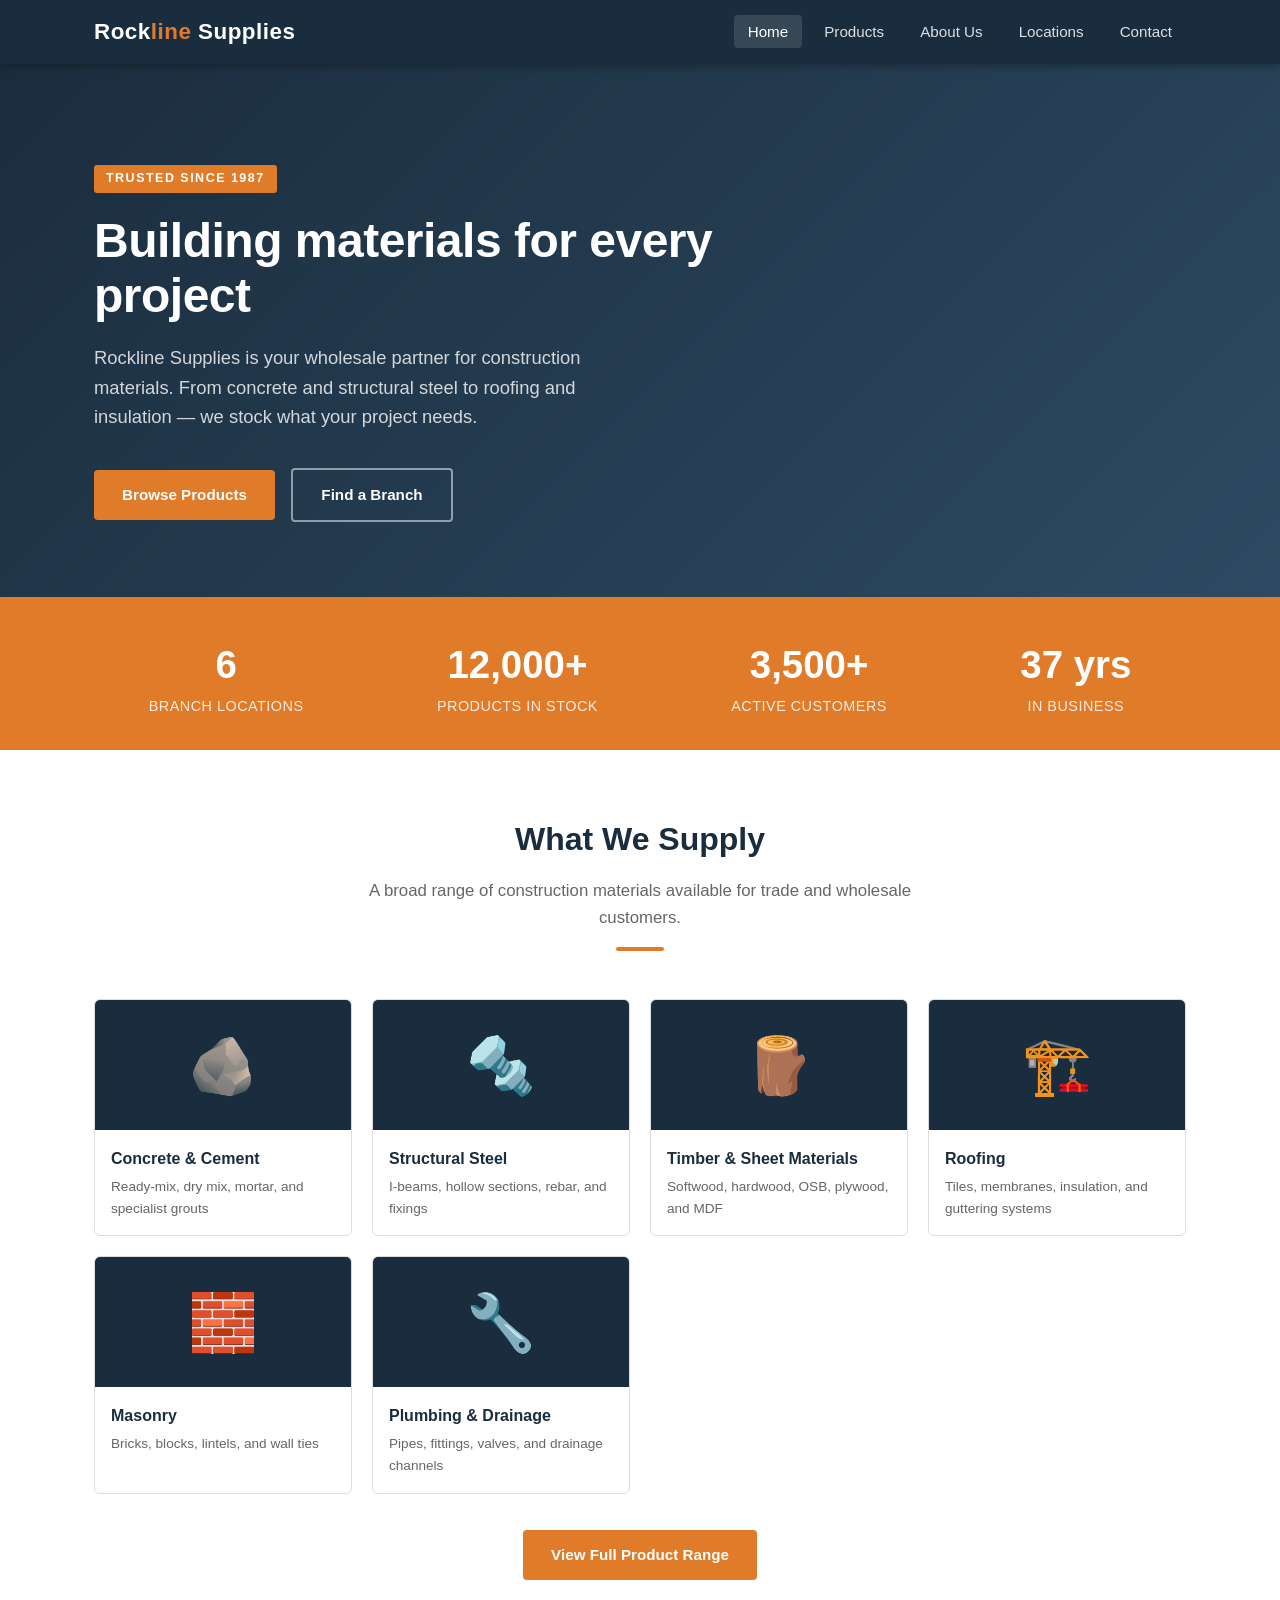
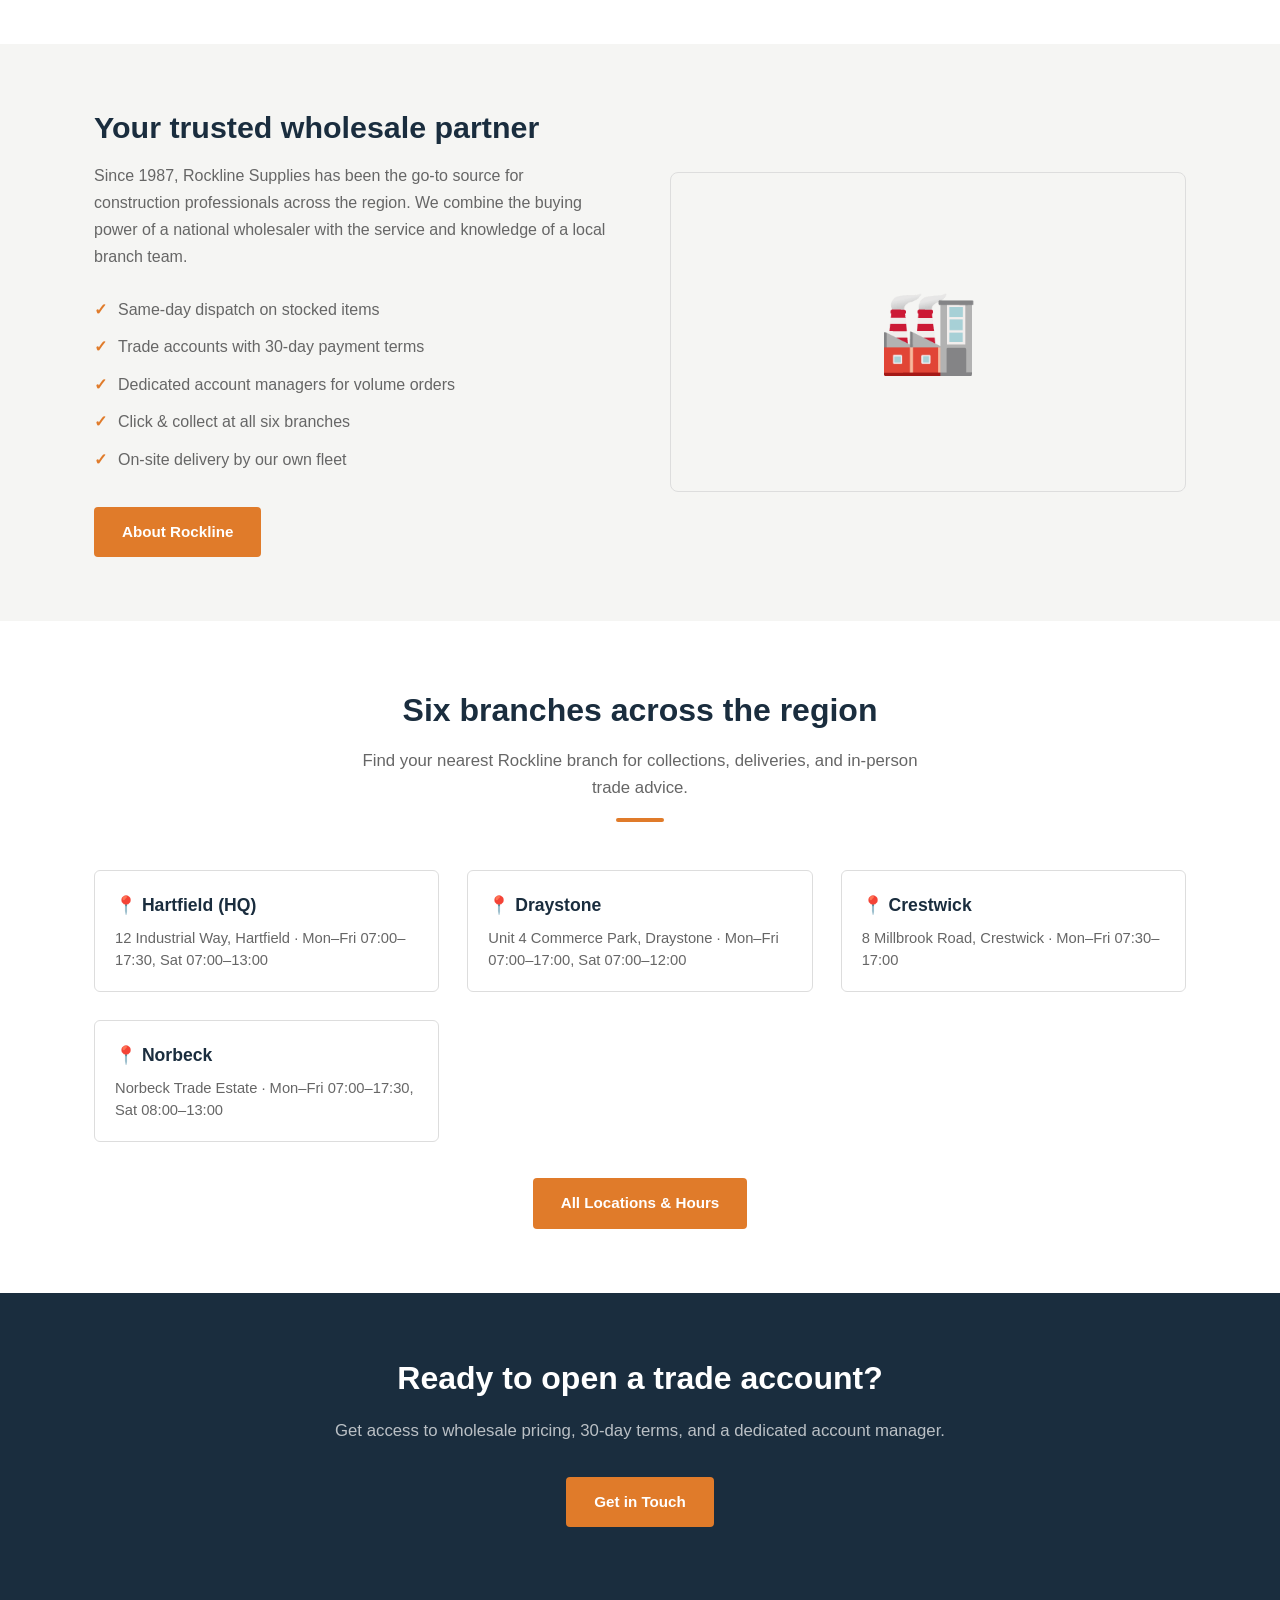
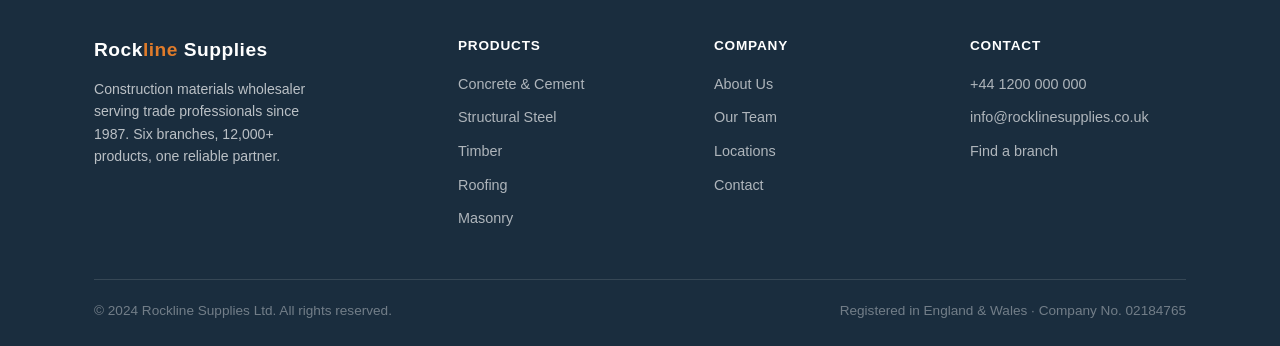
<file: website/index.html>
<!DOCTYPE html>
<html lang="en">
<head>
    <meta charset="UTF-8">
    <meta name="viewport" content="width=device-width, initial-scale=1.0">
    <title>Rockline Supplies — Construction Materials Wholesaler</title>
    <link rel="stylesheet" href="css/style.css">
</head>
<body>

<!-- Navigation -->
<nav>
    <div class="container">
        <a href="index.html" class="nav-logo">Rock<span>line</span> Supplies</a>
        <ul class="nav-links">
            <li><a href="index.html" class="active">Home</a></li>
            <li><a href="products.html">Products</a></li>
            <li><a href="about.html">About Us</a></li>
            <li><a href="locations.html">Locations</a></li>
            <li><a href="contact.html">Contact</a></li>
        </ul>
    </div>
</nav>

<!-- Hero -->
<div class="hero">
    <div class="container">
        <div class="hero-content">
            <span class="hero-tag">Trusted since 1987</span>
            <h1>Building materials for every project</h1>
            <p>Rockline Supplies is your wholesale partner for construction materials. From concrete and structural steel to roofing and insulation — we stock what your project needs.</p>
            <a href="products.html" class="btn btn-primary">Browse Products</a>
            <a href="locations.html" class="btn btn-outline">Find a Branch</a>
        </div>
    </div>
</div>

<!-- Stats -->
<div class="stats-bar">
    <div class="container">
        <div class="stat-item">
            <h3>6</h3>
            <p>Branch Locations</p>
        </div>
        <div class="stat-item">
            <h3>12,000+</h3>
            <p>Products in Stock</p>
        </div>
        <div class="stat-item">
            <h3>3,500+</h3>
            <p>Active Customers</p>
        </div>
        <div class="stat-item">
            <h3>37 yrs</h3>
            <p>In Business</p>
        </div>
    </div>
</div>

<!-- Product categories overview -->
<section>
    <div class="container">
        <div class="section-header">
            <h2>What We Supply</h2>
            <p>A broad range of construction materials available for trade and wholesale customers.</p>
            <div class="underline"></div>
        </div>
        <div class="category-grid">
            <div class="category-card">
                <div class="category-icon">🪨</div>
                <div class="category-info">
                    <h3>Concrete &amp; Cement</h3>
                    <p>Ready-mix, dry mix, mortar, and specialist grouts</p>
                </div>
            </div>
            <div class="category-card">
                <div class="category-icon">🔩</div>
                <div class="category-info">
                    <h3>Structural Steel</h3>
                    <p>I-beams, hollow sections, rebar, and fixings</p>
                </div>
            </div>
            <div class="category-card">
                <div class="category-icon">🪵</div>
                <div class="category-info">
                    <h3>Timber &amp; Sheet Materials</h3>
                    <p>Softwood, hardwood, OSB, plywood, and MDF</p>
                </div>
            </div>
            <div class="category-card">
                <div class="category-icon">🏗️</div>
                <div class="category-info">
                    <h3>Roofing</h3>
                    <p>Tiles, membranes, insulation, and guttering systems</p>
                </div>
            </div>
            <div class="category-card">
                <div class="category-icon">🧱</div>
                <div class="category-info">
                    <h3>Masonry</h3>
                    <p>Bricks, blocks, lintels, and wall ties</p>
                </div>
            </div>
            <div class="category-card">
                <div class="category-icon">🔧</div>
                <div class="category-info">
                    <h3>Plumbing &amp; Drainage</h3>
                    <p>Pipes, fittings, valves, and drainage channels</p>
                </div>
            </div>
        </div>
        <div style="text-align:center; margin-top: 36px;">
            <a href="products.html" class="btn btn-primary">View Full Product Range</a>
        </div>
    </div>
</section>

<!-- Why Rockline -->
<section class="alt-bg">
    <div class="container">
        <div class="two-col">
            <div class="feature-text">
                <h2>Your trusted wholesale partner</h2>
                <p>Since 1987, Rockline Supplies has been the go-to source for construction professionals across the region. We combine the buying power of a national wholesaler with the service and knowledge of a local branch team.</p>
                <ul>
                    <li>Same-day dispatch on stocked items</li>
                    <li>Trade accounts with 30-day payment terms</li>
                    <li>Dedicated account managers for volume orders</li>
                    <li>Click &amp; collect at all six branches</li>
                    <li>On-site delivery by our own fleet</li>
                </ul>
                <a href="about.html" class="btn btn-primary">About Rockline</a>
            </div>
            <div class="feature-img">🏭</div>
        </div>
    </div>
</section>

<!-- Locations teaser -->
<section>
    <div class="container">
        <div class="section-header">
            <h2>Six branches across the region</h2>
            <p>Find your nearest Rockline branch for collections, deliveries, and in-person trade advice.</p>
            <div class="underline"></div>
        </div>
        <div class="card-grid">
            <div class="card">
                <div class="card-body">
                    <h3>📍 Hartfield (HQ)</h3>
                    <p>12 Industrial Way, Hartfield · Mon–Fri 07:00–17:30, Sat 07:00–13:00</p>
                </div>
            </div>
            <div class="card">
                <div class="card-body">
                    <h3>📍 Draystone</h3>
                    <p>Unit 4 Commerce Park, Draystone · Mon–Fri 07:00–17:00, Sat 07:00–12:00</p>
                </div>
            </div>
            <div class="card">
                <div class="card-body">
                    <h3>📍 Crestwick</h3>
                    <p>8 Millbrook Road, Crestwick · Mon–Fri 07:30–17:00</p>
                </div>
            </div>
            <div class="card">
                <div class="card-body">
                    <h3>📍 Norbeck</h3>
                    <p>Norbeck Trade Estate · Mon–Fri 07:00–17:30, Sat 08:00–13:00</p>
                </div>
            </div>
        </div>
        <div style="text-align:center; margin-top: 36px;">
            <a href="locations.html" class="btn btn-primary">All Locations &amp; Hours</a>
        </div>
    </div>
</section>

<!-- CTA band -->
<section style="background: var(--color-primary); color: white; text-align: center; padding: 60px 0;">
    <div class="container">
        <h2 style="font-size: 2rem; margin-bottom: 14px; color: white;">Ready to open a trade account?</h2>
        <p style="color: rgba(255,255,255,0.7); margin-bottom: 32px; font-size: 1.05rem;">Get access to wholesale pricing, 30-day terms, and a dedicated account manager.</p>
        <a href="contact.html" class="btn btn-primary">Get in Touch</a>
    </div>
</section>

<!-- Footer -->
<footer>
    <div class="container">
        <div class="footer-grid">
            <div class="footer-brand">
                <a href="index.html" class="nav-logo">Rock<span>line</span> Supplies</a>
                <p>Construction materials wholesaler serving trade professionals since 1987. Six branches, 12,000+ products, one reliable partner.</p>
            </div>
            <div class="footer-col">
                <h4>Products</h4>
                <ul>
                    <li><a href="products.html">Concrete &amp; Cement</a></li>
                    <li><a href="products.html">Structural Steel</a></li>
                    <li><a href="products.html">Timber</a></li>
                    <li><a href="products.html">Roofing</a></li>
                    <li><a href="products.html">Masonry</a></li>
                </ul>
            </div>
            <div class="footer-col">
                <h4>Company</h4>
                <ul>
                    <li><a href="about.html">About Us</a></li>
                    <li><a href="about.html#team">Our Team</a></li>
                    <li><a href="locations.html">Locations</a></li>
                    <li><a href="contact.html">Contact</a></li>
                </ul>
            </div>
            <div class="footer-col">
                <h4>Contact</h4>
                <ul>
                    <li><a href="tel:+441200000000">+44 1200 000 000</a></li>
                    <li><a href="mailto:info@rocklinesupplies.co.uk">info@rocklinesupplies.co.uk</a></li>
                    <li><a href="locations.html">Find a branch</a></li>
                </ul>
            </div>
        </div>
        <div class="footer-bottom">
            <p>&copy; 2024 Rockline Supplies Ltd. All rights reserved.</p>
            <p>Registered in England &amp; Wales · Company No. 02184765</p>
        </div>
    </div>
</footer>

</body>
</html>
</file>
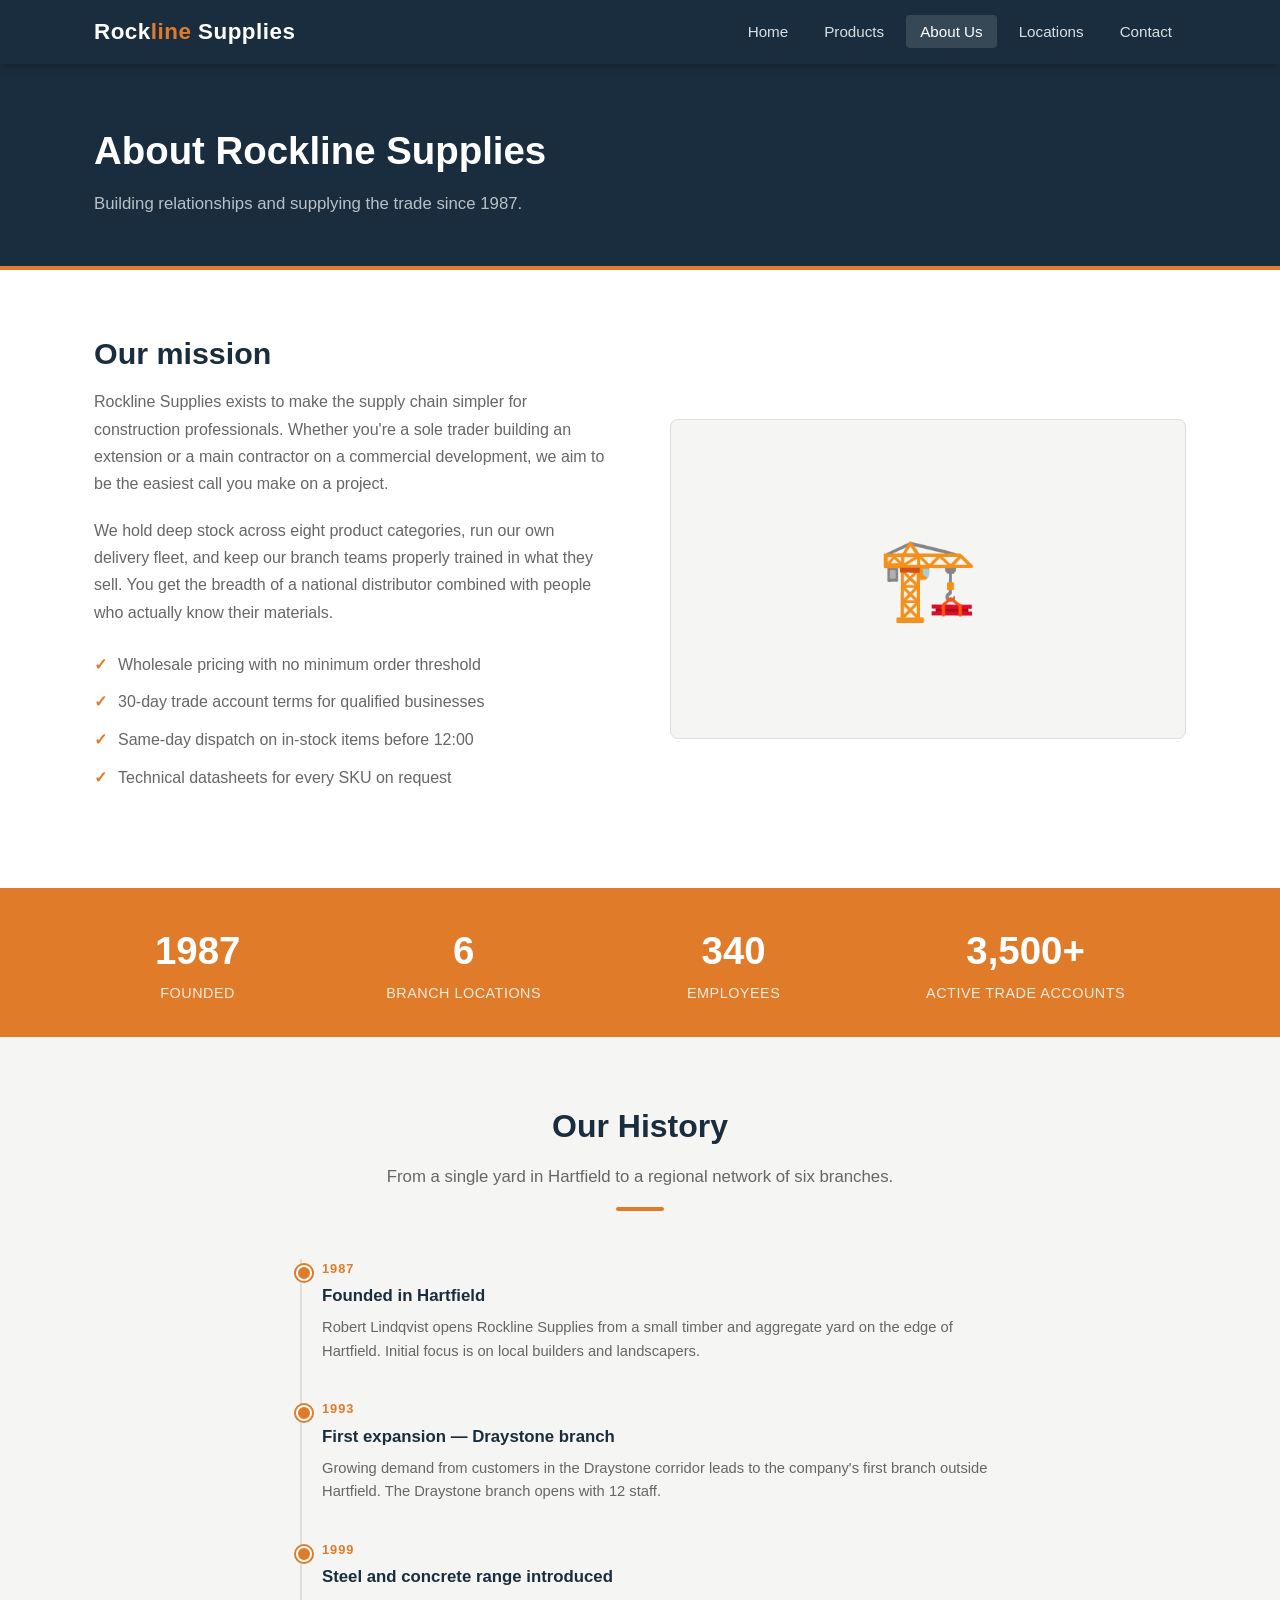
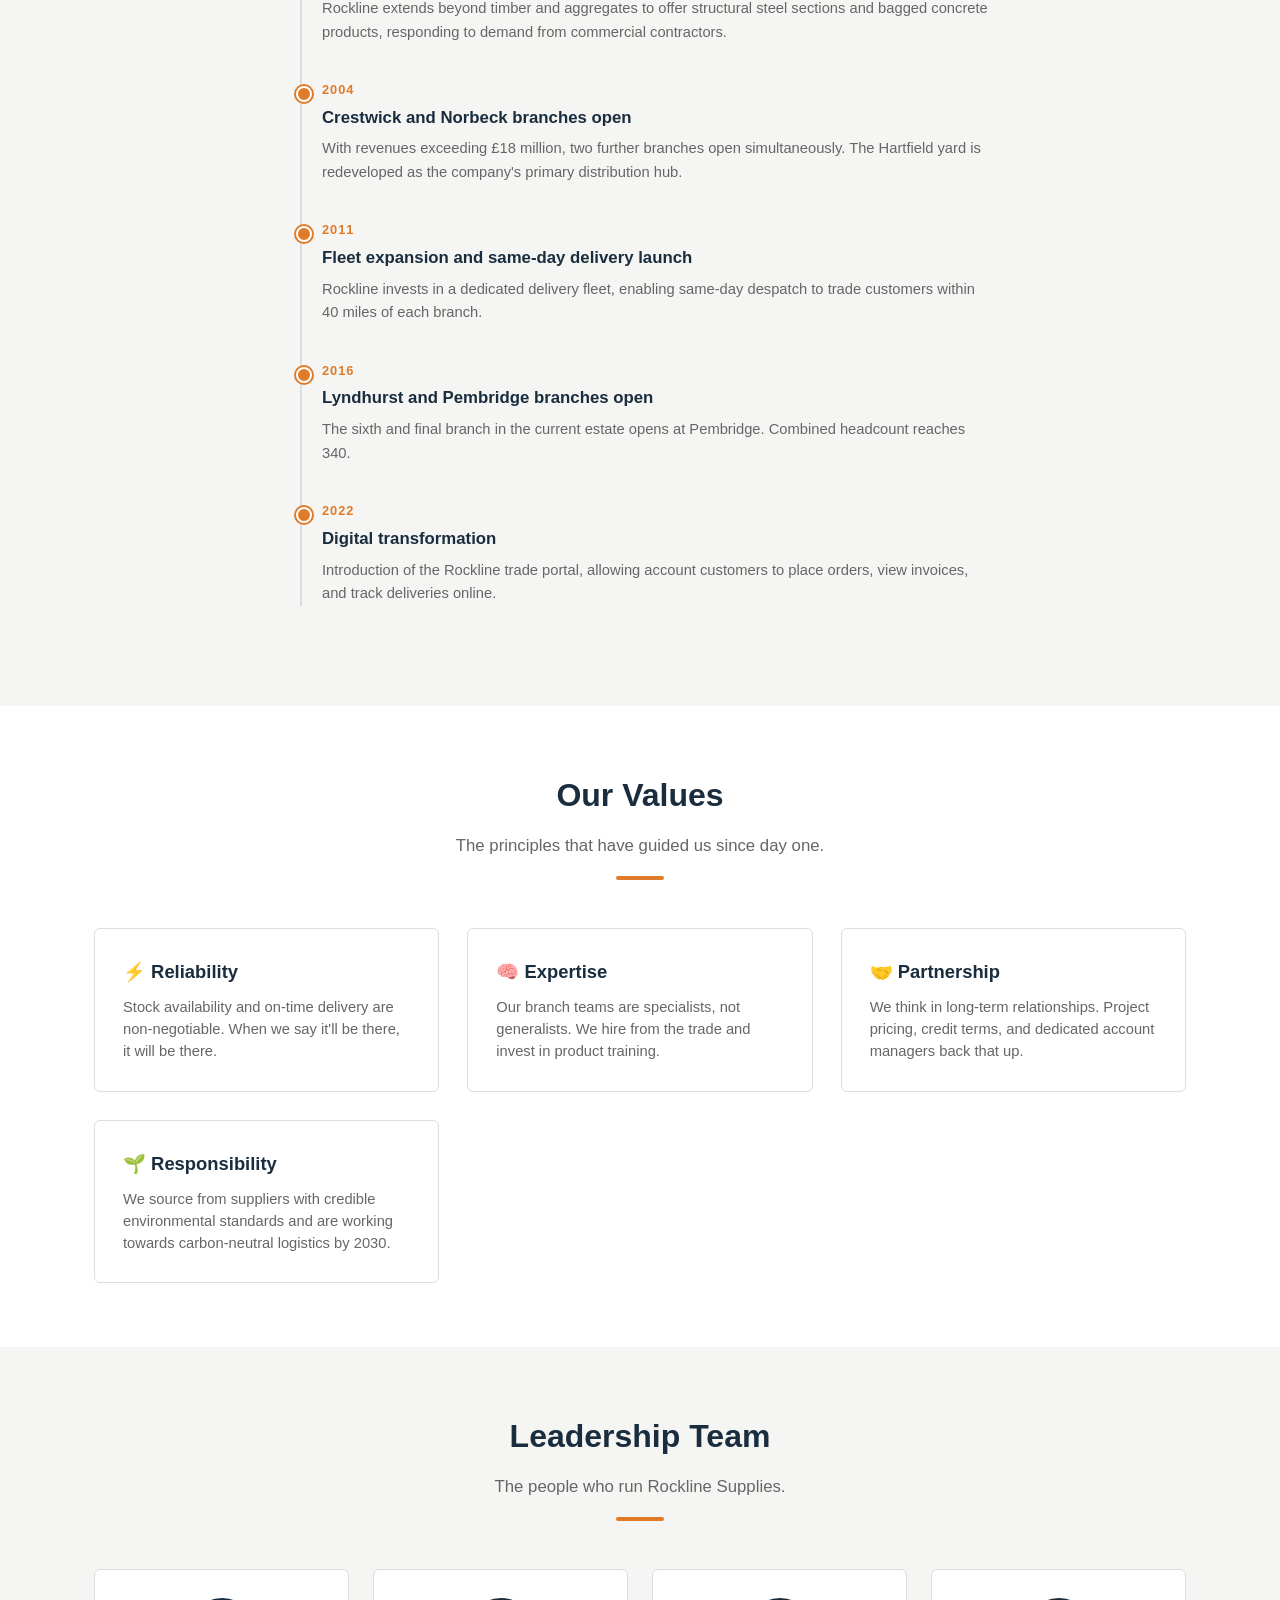
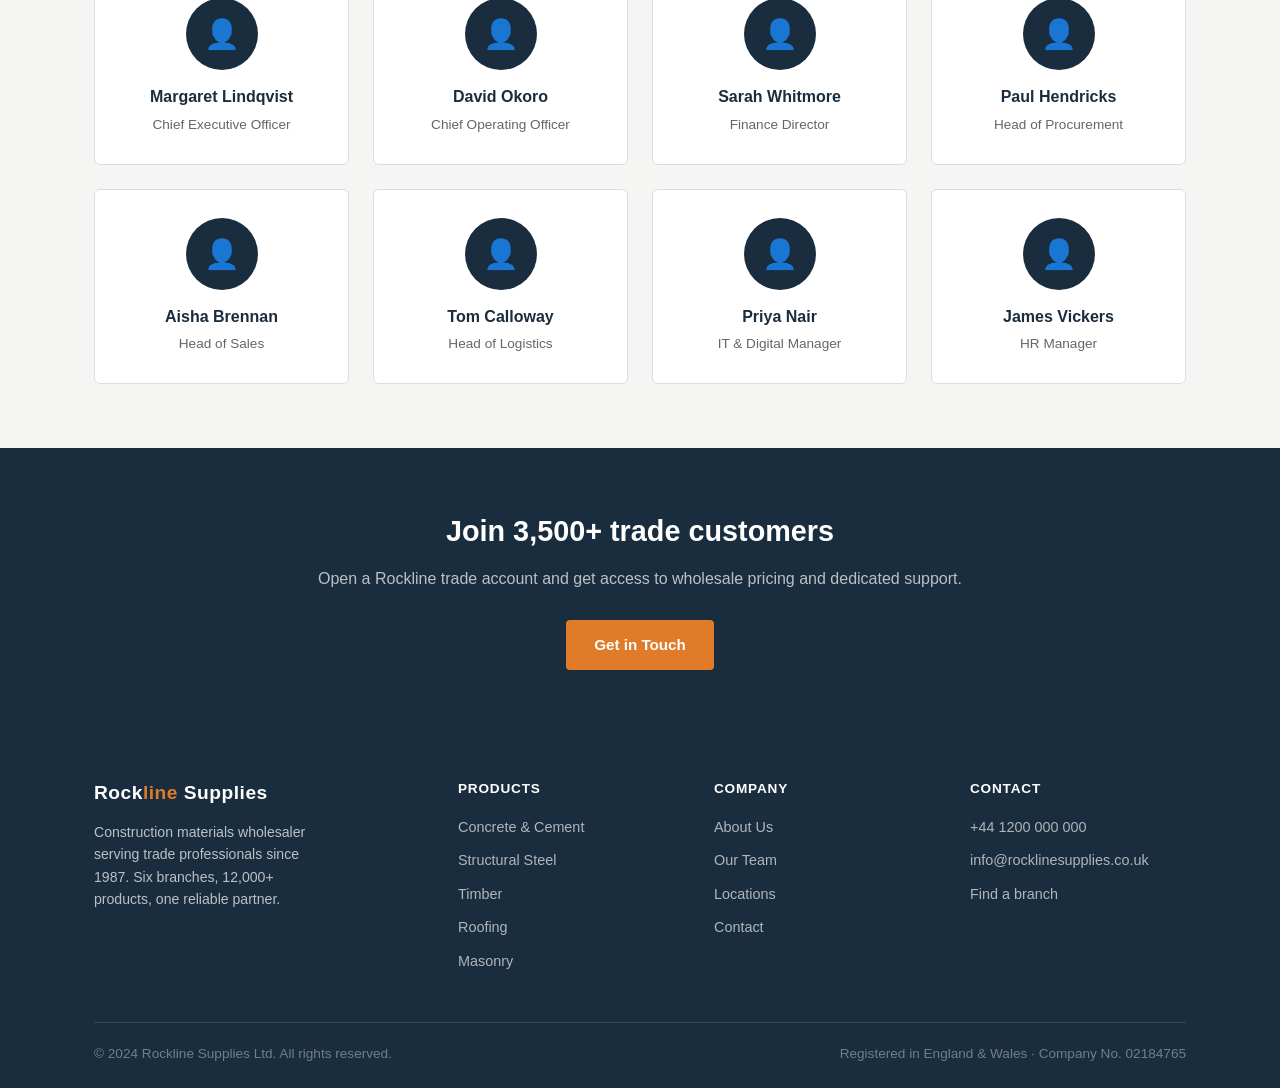
<file: website/about.html>
<!DOCTYPE html>
<html lang="en">
<head>
    <meta charset="UTF-8">
    <meta name="viewport" content="width=device-width, initial-scale=1.0">
    <title>About Us — Rockline Supplies</title>
    <link rel="stylesheet" href="css/style.css">
</head>
<body>

<!-- Navigation -->
<nav>
    <div class="container">
        <a href="index.html" class="nav-logo">Rock<span>line</span> Supplies</a>
        <ul class="nav-links">
            <li><a href="index.html">Home</a></li>
            <li><a href="products.html">Products</a></li>
            <li><a href="about.html" class="active">About Us</a></li>
            <li><a href="locations.html">Locations</a></li>
            <li><a href="contact.html">Contact</a></li>
        </ul>
    </div>
</nav>

<!-- Page Hero -->
<div class="page-hero">
    <div class="container">
        <h1>About Rockline Supplies</h1>
        <p>Building relationships and supplying the trade since 1987.</p>
    </div>
</div>

<!-- Mission -->
<section>
    <div class="container">
        <div class="two-col">
            <div class="feature-text">
                <h2>Our mission</h2>
                <p>Rockline Supplies exists to make the supply chain simpler for construction professionals. Whether you're a sole trader building an extension or a main contractor on a commercial development, we aim to be the easiest call you make on a project.</p>
                <p>We hold deep stock across eight product categories, run our own delivery fleet, and keep our branch teams properly trained in what they sell. You get the breadth of a national distributor combined with people who actually know their materials.</p>
                <ul>
                    <li>Wholesale pricing with no minimum order threshold</li>
                    <li>30-day trade account terms for qualified businesses</li>
                    <li>Same-day dispatch on in-stock items before 12:00</li>
                    <li>Technical datasheets for every SKU on request</li>
                </ul>
            </div>
            <div class="feature-img">🏗️</div>
        </div>
    </div>
</section>

<!-- Stats -->
<div class="stats-bar">
    <div class="container">
        <div class="stat-item">
            <h3>1987</h3>
            <p>Founded</p>
        </div>
        <div class="stat-item">
            <h3>6</h3>
            <p>Branch Locations</p>
        </div>
        <div class="stat-item">
            <h3>340</h3>
            <p>Employees</p>
        </div>
        <div class="stat-item">
            <h3>3,500+</h3>
            <p>Active Trade Accounts</p>
        </div>
    </div>
</div>

<!-- History -->
<section class="alt-bg">
    <div class="container">
        <div class="section-header">
            <h2>Our History</h2>
            <p>From a single yard in Hartfield to a regional network of six branches.</p>
            <div class="underline"></div>
        </div>
        <div class="timeline">
            <div class="timeline-item">
                <div class="timeline-year">1987</div>
                <h3>Founded in Hartfield</h3>
                <p>Robert Lindqvist opens Rockline Supplies from a small timber and aggregate yard on the edge of Hartfield. Initial focus is on local builders and landscapers.</p>
            </div>
            <div class="timeline-item">
                <div class="timeline-year">1993</div>
                <h3>First expansion — Draystone branch</h3>
                <p>Growing demand from customers in the Draystone corridor leads to the company's first branch outside Hartfield. The Draystone branch opens with 12 staff.</p>
            </div>
            <div class="timeline-item">
                <div class="timeline-year">1999</div>
                <h3>Steel and concrete range introduced</h3>
                <p>Rockline extends beyond timber and aggregates to offer structural steel sections and bagged concrete products, responding to demand from commercial contractors.</p>
            </div>
            <div class="timeline-item">
                <div class="timeline-year">2004</div>
                <h3>Crestwick and Norbeck branches open</h3>
                <p>With revenues exceeding £18 million, two further branches open simultaneously. The Hartfield yard is redeveloped as the company's primary distribution hub.</p>
            </div>
            <div class="timeline-item">
                <div class="timeline-year">2011</div>
                <h3>Fleet expansion and same-day delivery launch</h3>
                <p>Rockline invests in a dedicated delivery fleet, enabling same-day despatch to trade customers within 40 miles of each branch.</p>
            </div>
            <div class="timeline-item">
                <div class="timeline-year">2016</div>
                <h3>Lyndhurst and Pembridge branches open</h3>
                <p>The sixth and final branch in the current estate opens at Pembridge. Combined headcount reaches 340.</p>
            </div>
            <div class="timeline-item">
                <div class="timeline-year">2022</div>
                <h3>Digital transformation</h3>
                <p>Introduction of the Rockline trade portal, allowing account customers to place orders, view invoices, and track deliveries online.</p>
            </div>
        </div>
    </div>
</section>

<!-- Values -->
<section>
    <div class="container">
        <div class="section-header">
            <h2>Our Values</h2>
            <p>The principles that have guided us since day one.</p>
            <div class="underline"></div>
        </div>
        <div class="card-grid">
            <div class="card">
                <div class="card-body" style="padding: 28px;">
                    <h3 style="font-size: 1.15rem; margin-bottom: 10px;">⚡ Reliability</h3>
                    <p>Stock availability and on-time delivery are non-negotiable. When we say it'll be there, it will be there.</p>
                </div>
            </div>
            <div class="card">
                <div class="card-body" style="padding: 28px;">
                    <h3 style="font-size: 1.15rem; margin-bottom: 10px;">🧠 Expertise</h3>
                    <p>Our branch teams are specialists, not generalists. We hire from the trade and invest in product training.</p>
                </div>
            </div>
            <div class="card">
                <div class="card-body" style="padding: 28px;">
                    <h3 style="font-size: 1.15rem; margin-bottom: 10px;">🤝 Partnership</h3>
                    <p>We think in long-term relationships. Project pricing, credit terms, and dedicated account managers back that up.</p>
                </div>
            </div>
            <div class="card">
                <div class="card-body" style="padding: 28px;">
                    <h3 style="font-size: 1.15rem; margin-bottom: 10px;">🌱 Responsibility</h3>
                    <p>We source from suppliers with credible environmental standards and are working towards carbon-neutral logistics by 2030.</p>
                </div>
            </div>
        </div>
    </div>
</section>

<!-- Team -->
<section class="alt-bg" id="team">
    <div class="container">
        <div class="section-header">
            <h2>Leadership Team</h2>
            <p>The people who run Rockline Supplies.</p>
            <div class="underline"></div>
        </div>
        <div class="team-grid">
            <div class="team-card">
                <div class="team-avatar">👤</div>
                <h3>Margaret Lindqvist</h3>
                <p>Chief Executive Officer</p>
            </div>
            <div class="team-card">
                <div class="team-avatar">👤</div>
                <h3>David Okoro</h3>
                <p>Chief Operating Officer</p>
            </div>
            <div class="team-card">
                <div class="team-avatar">👤</div>
                <h3>Sarah Whitmore</h3>
                <p>Finance Director</p>
            </div>
            <div class="team-card">
                <div class="team-avatar">👤</div>
                <h3>Paul Hendricks</h3>
                <p>Head of Procurement</p>
            </div>
            <div class="team-card">
                <div class="team-avatar">👤</div>
                <h3>Aisha Brennan</h3>
                <p>Head of Sales</p>
            </div>
            <div class="team-card">
                <div class="team-avatar">👤</div>
                <h3>Tom Calloway</h3>
                <p>Head of Logistics</p>
            </div>
            <div class="team-card">
                <div class="team-avatar">👤</div>
                <h3>Priya Nair</h3>
                <p>IT &amp; Digital Manager</p>
            </div>
            <div class="team-card">
                <div class="team-avatar">👤</div>
                <h3>James Vickers</h3>
                <p>HR Manager</p>
            </div>
        </div>
    </div>
</section>

<!-- CTA -->
<section style="background: var(--color-primary); color: white; text-align: center; padding: 60px 0;">
    <div class="container">
        <h2 style="font-size: 1.8rem; margin-bottom: 12px; color: white;">Join 3,500+ trade customers</h2>
        <p style="color: rgba(255,255,255,0.7); margin-bottom: 28px;">Open a Rockline trade account and get access to wholesale pricing and dedicated support.</p>
        <a href="contact.html" class="btn btn-primary">Get in Touch</a>
    </div>
</section>

<!-- Footer -->
<footer>
    <div class="container">
        <div class="footer-grid">
            <div class="footer-brand">
                <a href="index.html" class="nav-logo">Rock<span>line</span> Supplies</a>
                <p>Construction materials wholesaler serving trade professionals since 1987. Six branches, 12,000+ products, one reliable partner.</p>
            </div>
            <div class="footer-col">
                <h4>Products</h4>
                <ul>
                    <li><a href="products.html">Concrete &amp; Cement</a></li>
                    <li><a href="products.html">Structural Steel</a></li>
                    <li><a href="products.html">Timber</a></li>
                    <li><a href="products.html">Roofing</a></li>
                    <li><a href="products.html">Masonry</a></li>
                </ul>
            </div>
            <div class="footer-col">
                <h4>Company</h4>
                <ul>
                    <li><a href="about.html">About Us</a></li>
                    <li><a href="about.html#team">Our Team</a></li>
                    <li><a href="locations.html">Locations</a></li>
                    <li><a href="contact.html">Contact</a></li>
                </ul>
            </div>
            <div class="footer-col">
                <h4>Contact</h4>
                <ul>
                    <li><a href="tel:+441200000000">+44 1200 000 000</a></li>
                    <li><a href="mailto:info@rocklinesupplies.co.uk">info@rocklinesupplies.co.uk</a></li>
                    <li><a href="locations.html">Find a branch</a></li>
                </ul>
            </div>
        </div>
        <div class="footer-bottom">
            <p>&copy; 2024 Rockline Supplies Ltd. All rights reserved.</p>
            <p>Registered in England &amp; Wales · Company No. 02184765</p>
        </div>
    </div>
</footer>

</body>
</html>
</file>
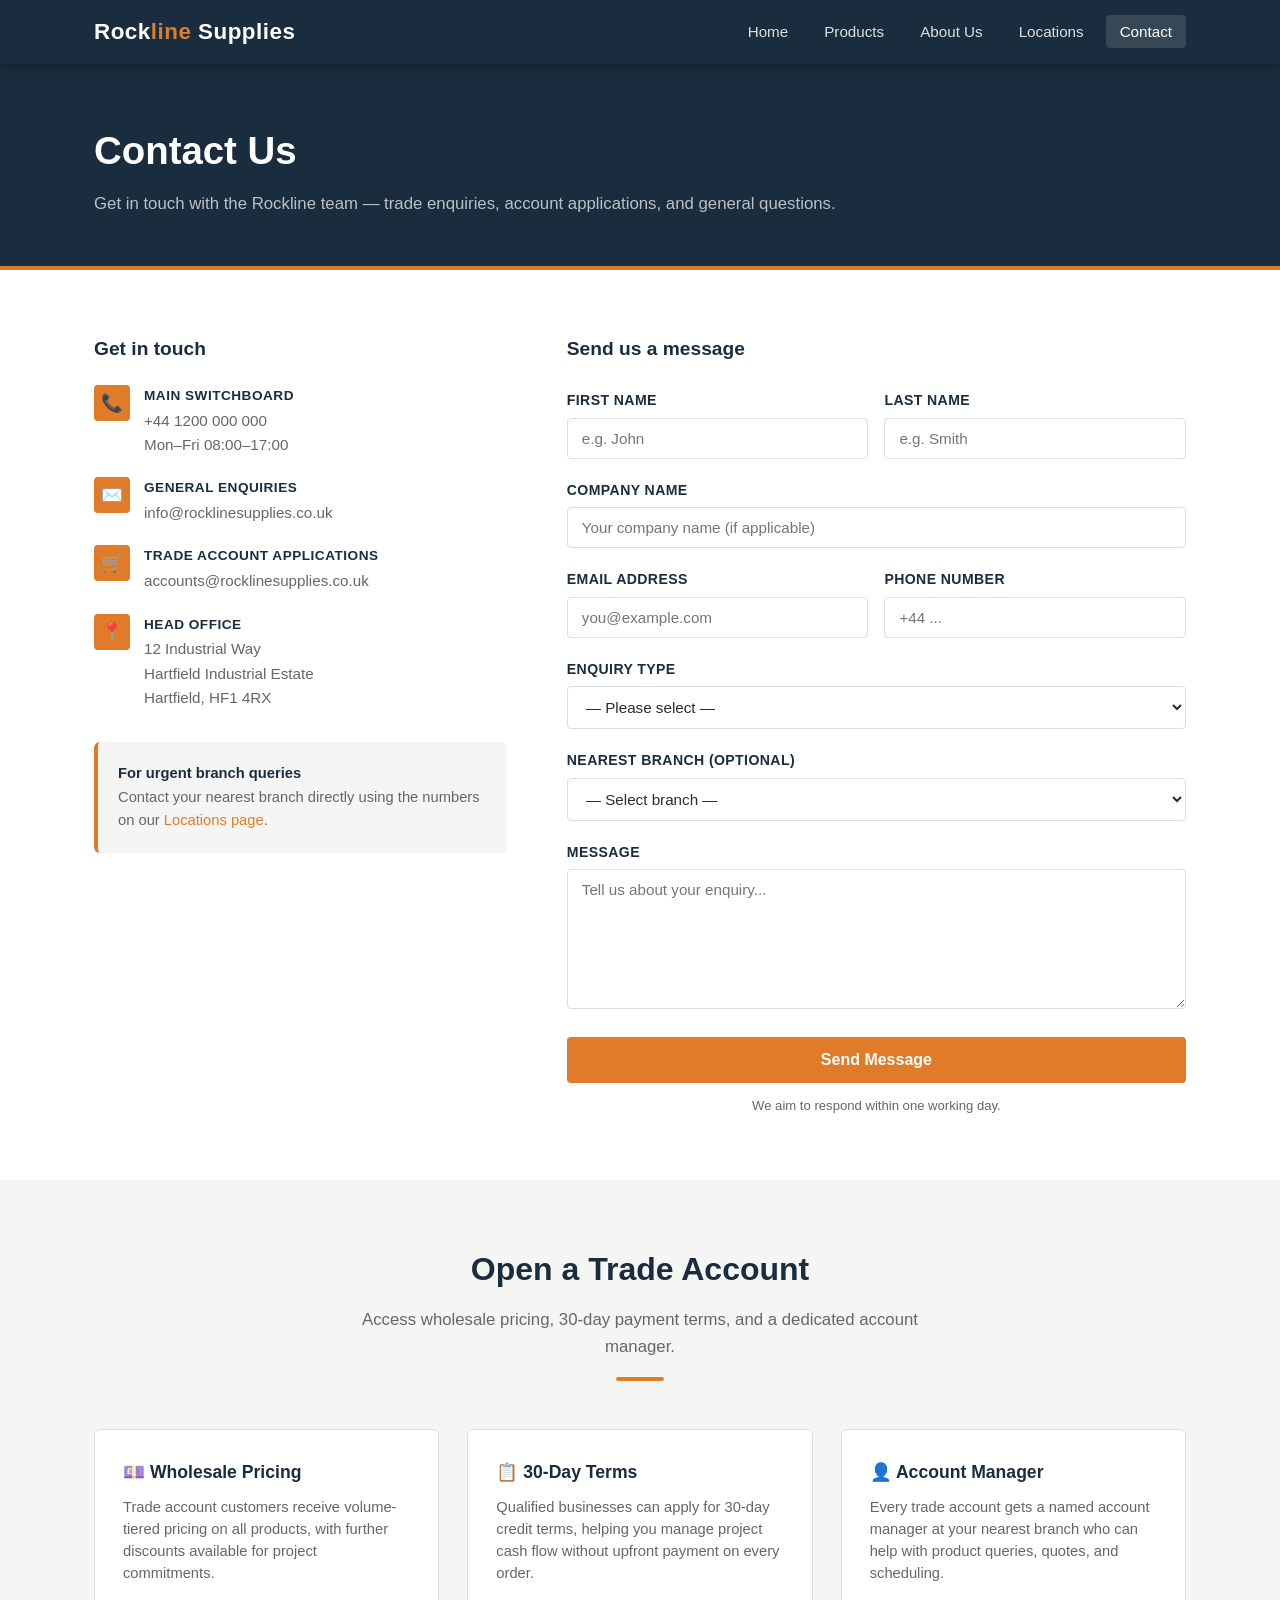
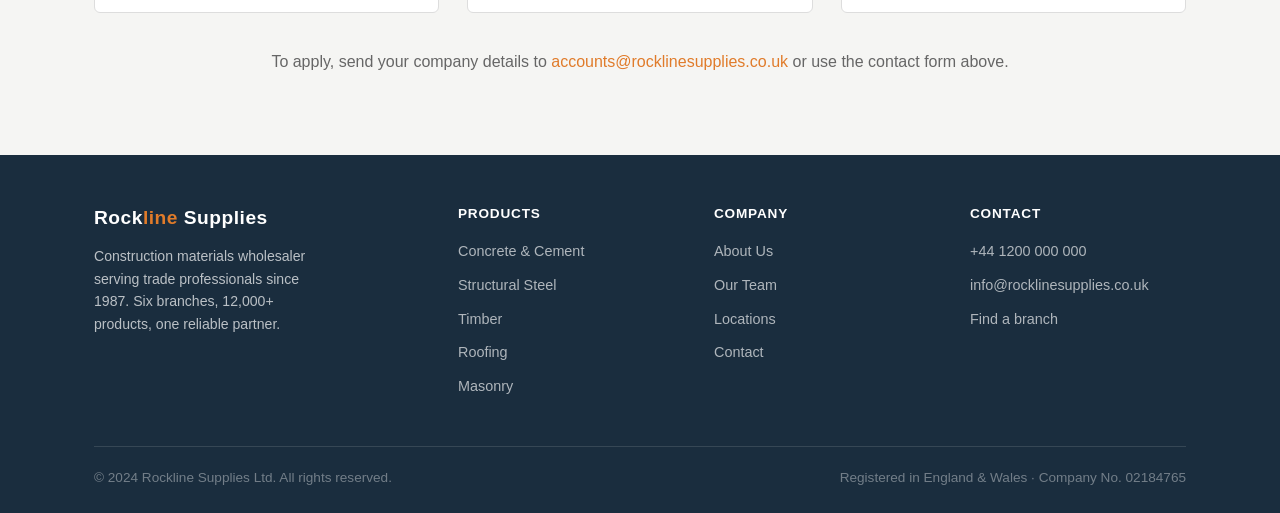
<file: website/contact.html>
<!DOCTYPE html>
<html lang="en">
<head>
    <meta charset="UTF-8">
    <meta name="viewport" content="width=device-width, initial-scale=1.0">
    <title>Contact — Rockline Supplies</title>
    <link rel="stylesheet" href="css/style.css">
</head>
<body>

<!-- Navigation -->
<nav>
    <div class="container">
        <a href="index.html" class="nav-logo">Rock<span>line</span> Supplies</a>
        <ul class="nav-links">
            <li><a href="index.html">Home</a></li>
            <li><a href="products.html">Products</a></li>
            <li><a href="about.html">About Us</a></li>
            <li><a href="locations.html">Locations</a></li>
            <li><a href="contact.html" class="active">Contact</a></li>
        </ul>
    </div>
</nav>

<!-- Page Hero -->
<div class="page-hero">
    <div class="container">
        <h1>Contact Us</h1>
        <p>Get in touch with the Rockline team — trade enquiries, account applications, and general questions.</p>
    </div>
</div>

<!-- Contact section -->
<section>
    <div class="container">
        <div class="contact-grid">

            <!-- Contact info -->
            <div class="contact-info">
                <h3>Get in touch</h3>

                <div class="contact-detail">
                    <div class="detail-icon">📞</div>
                    <div class="contact-detail-text">
                        <strong>Main Switchboard</strong>
                        <span>+44 1200 000 000<br>Mon–Fri 08:00–17:00</span>
                    </div>
                </div>

                <div class="contact-detail">
                    <div class="detail-icon">✉️</div>
                    <div class="contact-detail-text">
                        <strong>General Enquiries</strong>
                        <span>info@rocklinesupplies.co.uk</span>
                    </div>
                </div>

                <div class="contact-detail">
                    <div class="detail-icon">🛒</div>
                    <div class="contact-detail-text">
                        <strong>Trade Account Applications</strong>
                        <span>accounts@rocklinesupplies.co.uk</span>
                    </div>
                </div>

                <div class="contact-detail">
                    <div class="detail-icon">📍</div>
                    <div class="contact-detail-text">
                        <strong>Head Office</strong>
                        <span>12 Industrial Way<br>Hartfield Industrial Estate<br>Hartfield, HF1 4RX</span>
                    </div>
                </div>

                <div style="margin-top: 32px; padding: 20px; background: var(--color-light-bg); border-radius: 6px; border-left: 4px solid var(--color-accent);">
                    <p style="font-size: 0.92rem; color: var(--color-text-muted); line-height: 1.6;">
                        <strong style="color: var(--color-primary);">For urgent branch queries</strong><br>
                        Contact your nearest branch directly using the numbers on our <a href="locations.html">Locations page</a>.
                    </p>
                </div>
            </div>

            <!-- Contact form -->
            <div>
                <h3 style="font-size: 1.2rem; font-weight: 600; color: var(--color-primary); margin-bottom: 24px;">Send us a message</h3>
                <form>
                    <div class="form-row">
                        <div class="form-group">
                            <label for="first-name">First Name</label>
                            <input type="text" id="first-name" name="first_name" placeholder="e.g. John">
                        </div>
                        <div class="form-group">
                            <label for="last-name">Last Name</label>
                            <input type="text" id="last-name" name="last_name" placeholder="e.g. Smith">
                        </div>
                    </div>
                    <div class="form-group">
                        <label for="company">Company Name</label>
                        <input type="text" id="company" name="company" placeholder="Your company name (if applicable)">
                    </div>
                    <div class="form-row">
                        <div class="form-group">
                            <label for="email">Email Address</label>
                            <input type="email" id="email" name="email" placeholder="you@example.com">
                        </div>
                        <div class="form-group">
                            <label for="phone">Phone Number</label>
                            <input type="tel" id="phone" name="phone" placeholder="+44 ...">
                        </div>
                    </div>
                    <div class="form-group">
                        <label for="enquiry-type">Enquiry Type</label>
                        <select id="enquiry-type" name="enquiry_type">
                            <option value="">— Please select —</option>
                            <option value="trade_account">Open a Trade Account</option>
                            <option value="product">Product / Stock Query</option>
                            <option value="quote">Request a Quote</option>
                            <option value="delivery">Delivery Enquiry</option>
                            <option value="invoice">Invoice / Billing</option>
                            <option value="other">Other</option>
                        </select>
                    </div>
                    <div class="form-group">
                        <label for="branch">Nearest Branch (optional)</label>
                        <select id="branch" name="branch">
                            <option value="">— Select branch —</option>
                            <option value="hartfield">Hartfield (HQ)</option>
                            <option value="draystone">Draystone</option>
                            <option value="crestwick">Crestwick</option>
                            <option value="norbeck">Norbeck</option>
                            <option value="lyndhurst">Lyndhurst</option>
                            <option value="pembridge">Pembridge</option>
                        </select>
                    </div>
                    <div class="form-group">
                        <label for="message">Message</label>
                        <textarea id="message" name="message" placeholder="Tell us about your enquiry..."></textarea>
                    </div>
                    <button type="submit" class="btn btn-primary" style="width: 100%; font-size: 1rem; padding: 14px;">Send Message</button>
                    <p style="font-size: 0.82rem; color: var(--color-text-muted); margin-top: 12px; text-align: center;">We aim to respond within one working day.</p>
                </form>
            </div>

        </div>
    </div>
</section>

<!-- Trade account CTA -->
<section class="alt-bg">
    <div class="container">
        <div class="section-header">
            <h2>Open a Trade Account</h2>
            <p>Access wholesale pricing, 30-day payment terms, and a dedicated account manager.</p>
            <div class="underline"></div>
        </div>
        <div class="card-grid">
            <div class="card">
                <div class="card-body" style="padding: 28px;">
                    <h3 style="margin-bottom: 10px;">💷 Wholesale Pricing</h3>
                    <p>Trade account customers receive volume-tiered pricing on all products, with further discounts available for project commitments.</p>
                </div>
            </div>
            <div class="card">
                <div class="card-body" style="padding: 28px;">
                    <h3 style="margin-bottom: 10px;">📋 30-Day Terms</h3>
                    <p>Qualified businesses can apply for 30-day credit terms, helping you manage project cash flow without upfront payment on every order.</p>
                </div>
            </div>
            <div class="card">
                <div class="card-body" style="padding: 28px;">
                    <h3 style="margin-bottom: 10px;">👤 Account Manager</h3>
                    <p>Every trade account gets a named account manager at your nearest branch who can help with product queries, quotes, and scheduling.</p>
                </div>
            </div>
        </div>
        <div style="text-align: center; margin-top: 36px;">
            <p style="color: var(--color-text-muted); margin-bottom: 16px;">To apply, send your company details to <a href="mailto:accounts@rocklinesupplies.co.uk">accounts@rocklinesupplies.co.uk</a> or use the contact form above.</p>
        </div>
    </div>
</section>

<!-- Footer -->
<footer>
    <div class="container">
        <div class="footer-grid">
            <div class="footer-brand">
                <a href="index.html" class="nav-logo">Rock<span>line</span> Supplies</a>
                <p>Construction materials wholesaler serving trade professionals since 1987. Six branches, 12,000+ products, one reliable partner.</p>
            </div>
            <div class="footer-col">
                <h4>Products</h4>
                <ul>
                    <li><a href="products.html">Concrete &amp; Cement</a></li>
                    <li><a href="products.html">Structural Steel</a></li>
                    <li><a href="products.html">Timber</a></li>
                    <li><a href="products.html">Roofing</a></li>
                    <li><a href="products.html">Masonry</a></li>
                </ul>
            </div>
            <div class="footer-col">
                <h4>Company</h4>
                <ul>
                    <li><a href="about.html">About Us</a></li>
                    <li><a href="about.html#team">Our Team</a></li>
                    <li><a href="locations.html">Locations</a></li>
                    <li><a href="contact.html">Contact</a></li>
                </ul>
            </div>
            <div class="footer-col">
                <h4>Contact</h4>
                <ul>
                    <li><a href="tel:+441200000000">+44 1200 000 000</a></li>
                    <li><a href="mailto:info@rocklinesupplies.co.uk">info@rocklinesupplies.co.uk</a></li>
                    <li><a href="locations.html">Find a branch</a></li>
                </ul>
            </div>
        </div>
        <div class="footer-bottom">
            <p>&copy; 2024 Rockline Supplies Ltd. All rights reserved.</p>
            <p>Registered in England &amp; Wales · Company No. 02184765</p>
        </div>
    </div>
</footer>

</body>
</html>
</file>
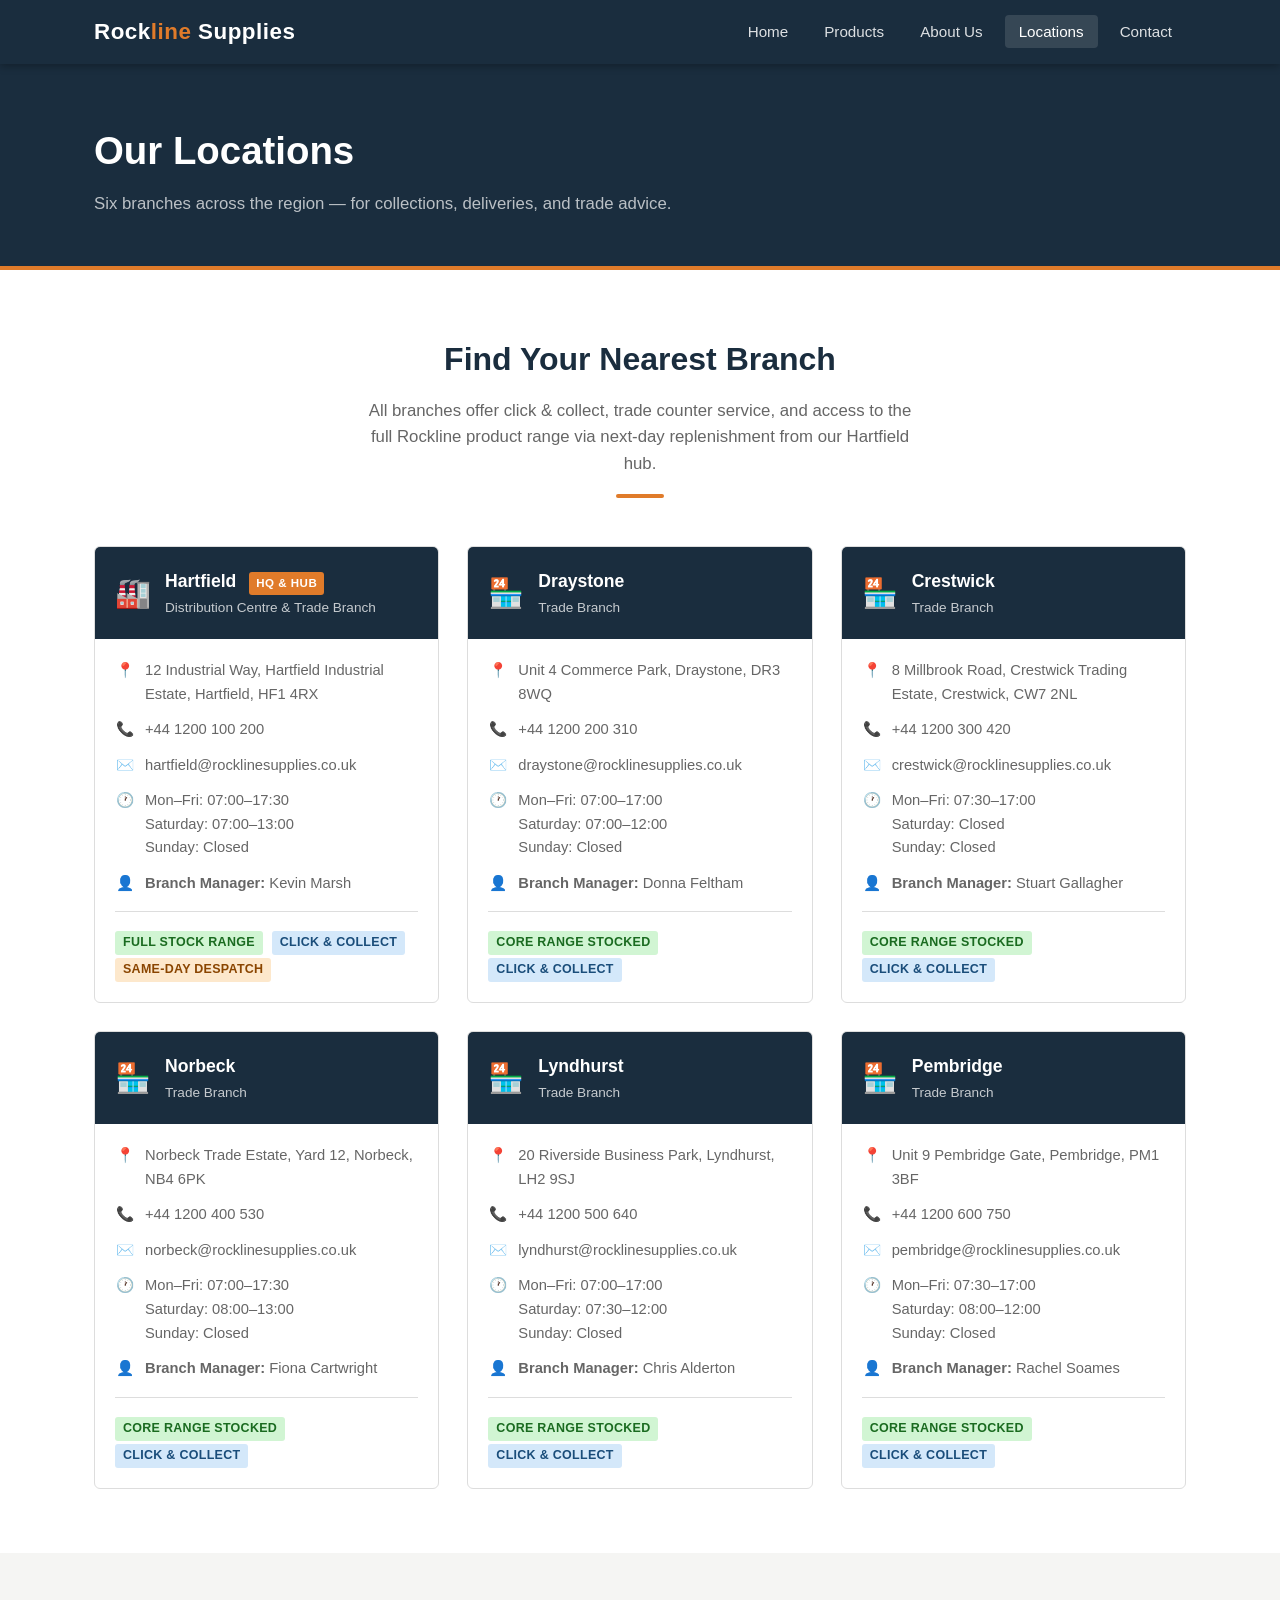
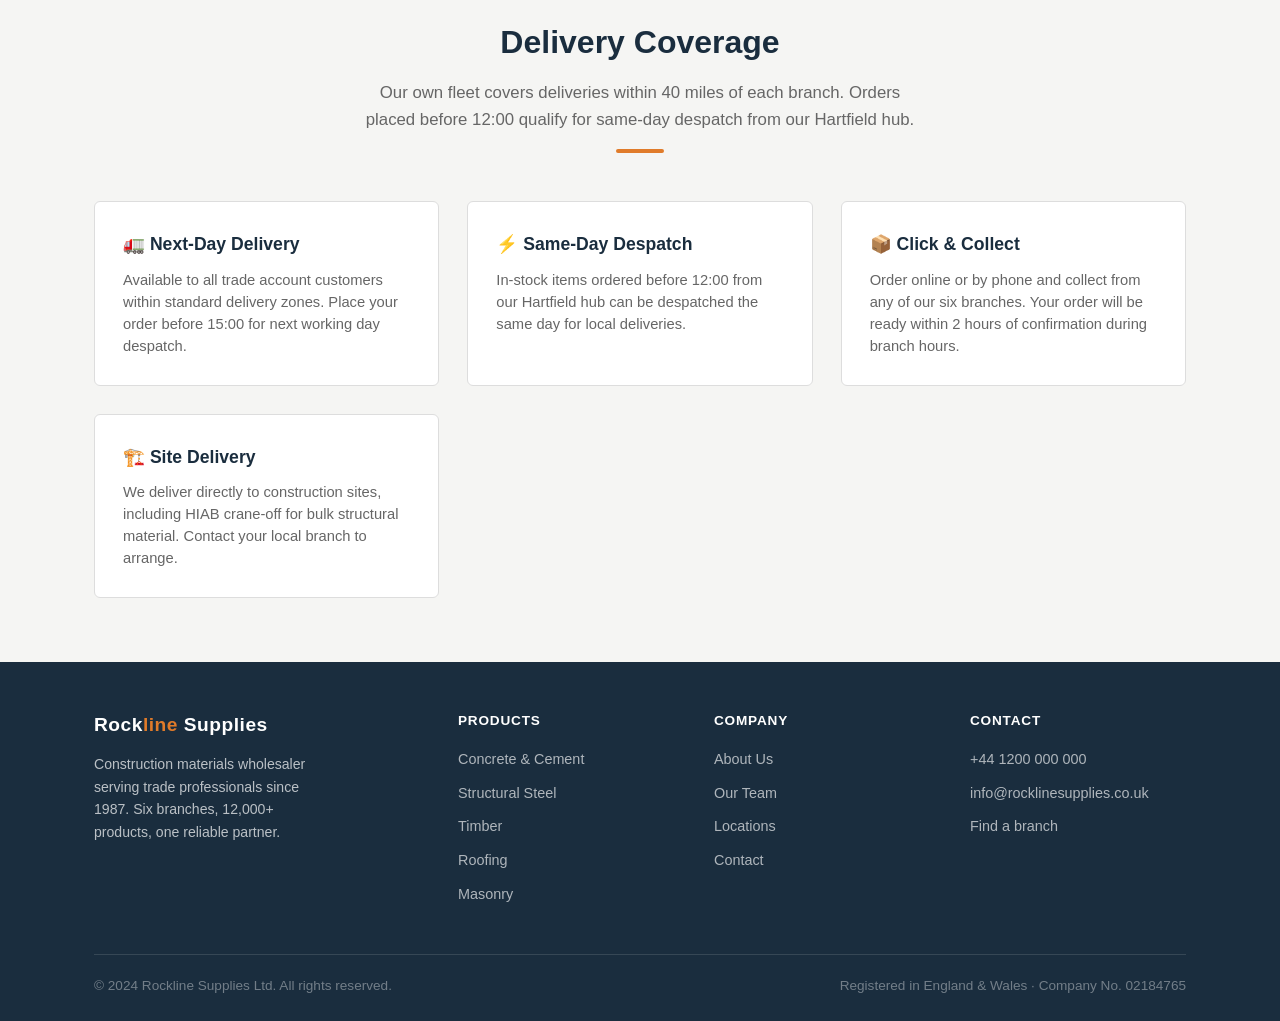
<file: website/locations.html>
<!DOCTYPE html>
<html lang="en">
<head>
    <meta charset="UTF-8">
    <meta name="viewport" content="width=device-width, initial-scale=1.0">
    <title>Locations — Rockline Supplies</title>
    <link rel="stylesheet" href="css/style.css">
</head>
<body>

<!-- Navigation -->
<nav>
    <div class="container">
        <a href="index.html" class="nav-logo">Rock<span>line</span> Supplies</a>
        <ul class="nav-links">
            <li><a href="index.html">Home</a></li>
            <li><a href="products.html">Products</a></li>
            <li><a href="about.html">About Us</a></li>
            <li><a href="locations.html" class="active">Locations</a></li>
            <li><a href="contact.html">Contact</a></li>
        </ul>
    </div>
</nav>

<!-- Page Hero -->
<div class="page-hero">
    <div class="container">
        <h1>Our Locations</h1>
        <p>Six branches across the region — for collections, deliveries, and trade advice.</p>
    </div>
</div>

<!-- Locations grid -->
<section>
    <div class="container">
        <div class="section-header">
            <h2>Find Your Nearest Branch</h2>
            <p>All branches offer click &amp; collect, trade counter service, and access to the full Rockline product range via next-day replenishment from our Hartfield hub.</p>
            <div class="underline"></div>
        </div>

        <div class="location-grid">

            <!-- Hartfield HQ -->
            <div class="location-card">
                <div class="location-card-header">
                    <span class="loc-icon">🏭</span>
                    <div>
                        <h3>Hartfield <span class="badge-hq">HQ &amp; Hub</span></h3>
                        <div style="font-size:0.85rem; opacity:0.75; margin-top:2px;">Distribution Centre &amp; Trade Branch</div>
                    </div>
                </div>
                <div class="location-card-body">
                    <div class="location-detail">
                        <span class="detail-icon">📍</span>
                        <span>12 Industrial Way, Hartfield Industrial Estate, Hartfield, HF1 4RX</span>
                    </div>
                    <div class="location-detail">
                        <span class="detail-icon">📞</span>
                        <span>+44 1200 100 200</span>
                    </div>
                    <div class="location-detail">
                        <span class="detail-icon">✉️</span>
                        <span>hartfield@rocklinesupplies.co.uk</span>
                    </div>
                    <div class="location-detail">
                        <span class="detail-icon">🕐</span>
                        <div>
                            Mon–Fri: 07:00–17:30<br>
                            Saturday: 07:00–13:00<br>
                            Sunday: Closed
                        </div>
                    </div>
                    <div class="location-detail">
                        <span class="detail-icon">👤</span>
                        <span><strong>Branch Manager:</strong> Kevin Marsh</span>
                    </div>
                    <div style="margin-top: 16px; padding-top: 16px; border-top: 1px solid var(--color-border);">
                        <span class="badge badge-green">Full stock range</span>&nbsp;
                        <span class="badge badge-blue">Click &amp; Collect</span>&nbsp;
                        <span class="badge badge-orange">Same-day despatch</span>
                    </div>
                </div>
            </div>

            <!-- Draystone -->
            <div class="location-card">
                <div class="location-card-header">
                    <span class="loc-icon">🏪</span>
                    <div>
                        <h3>Draystone</h3>
                        <div style="font-size:0.85rem; opacity:0.75; margin-top:2px;">Trade Branch</div>
                    </div>
                </div>
                <div class="location-card-body">
                    <div class="location-detail">
                        <span class="detail-icon">📍</span>
                        <span>Unit 4 Commerce Park, Draystone, DR3 8WQ</span>
                    </div>
                    <div class="location-detail">
                        <span class="detail-icon">📞</span>
                        <span>+44 1200 200 310</span>
                    </div>
                    <div class="location-detail">
                        <span class="detail-icon">✉️</span>
                        <span>draystone@rocklinesupplies.co.uk</span>
                    </div>
                    <div class="location-detail">
                        <span class="detail-icon">🕐</span>
                        <div>
                            Mon–Fri: 07:00–17:00<br>
                            Saturday: 07:00–12:00<br>
                            Sunday: Closed
                        </div>
                    </div>
                    <div class="location-detail">
                        <span class="detail-icon">👤</span>
                        <span><strong>Branch Manager:</strong> Donna Feltham</span>
                    </div>
                    <div style="margin-top: 16px; padding-top: 16px; border-top: 1px solid var(--color-border);">
                        <span class="badge badge-green">Core range stocked</span>&nbsp;
                        <span class="badge badge-blue">Click &amp; Collect</span>
                    </div>
                </div>
            </div>

            <!-- Crestwick -->
            <div class="location-card">
                <div class="location-card-header">
                    <span class="loc-icon">🏪</span>
                    <div>
                        <h3>Crestwick</h3>
                        <div style="font-size:0.85rem; opacity:0.75; margin-top:2px;">Trade Branch</div>
                    </div>
                </div>
                <div class="location-card-body">
                    <div class="location-detail">
                        <span class="detail-icon">📍</span>
                        <span>8 Millbrook Road, Crestwick Trading Estate, Crestwick, CW7 2NL</span>
                    </div>
                    <div class="location-detail">
                        <span class="detail-icon">📞</span>
                        <span>+44 1200 300 420</span>
                    </div>
                    <div class="location-detail">
                        <span class="detail-icon">✉️</span>
                        <span>crestwick@rocklinesupplies.co.uk</span>
                    </div>
                    <div class="location-detail">
                        <span class="detail-icon">🕐</span>
                        <div>
                            Mon–Fri: 07:30–17:00<br>
                            Saturday: Closed<br>
                            Sunday: Closed
                        </div>
                    </div>
                    <div class="location-detail">
                        <span class="detail-icon">👤</span>
                        <span><strong>Branch Manager:</strong> Stuart Gallagher</span>
                    </div>
                    <div style="margin-top: 16px; padding-top: 16px; border-top: 1px solid var(--color-border);">
                        <span class="badge badge-green">Core range stocked</span>&nbsp;
                        <span class="badge badge-blue">Click &amp; Collect</span>
                    </div>
                </div>
            </div>

            <!-- Norbeck -->
            <div class="location-card">
                <div class="location-card-header">
                    <span class="loc-icon">🏪</span>
                    <div>
                        <h3>Norbeck</h3>
                        <div style="font-size:0.85rem; opacity:0.75; margin-top:2px;">Trade Branch</div>
                    </div>
                </div>
                <div class="location-card-body">
                    <div class="location-detail">
                        <span class="detail-icon">📍</span>
                        <span>Norbeck Trade Estate, Yard 12, Norbeck, NB4 6PK</span>
                    </div>
                    <div class="location-detail">
                        <span class="detail-icon">📞</span>
                        <span>+44 1200 400 530</span>
                    </div>
                    <div class="location-detail">
                        <span class="detail-icon">✉️</span>
                        <span>norbeck@rocklinesupplies.co.uk</span>
                    </div>
                    <div class="location-detail">
                        <span class="detail-icon">🕐</span>
                        <div>
                            Mon–Fri: 07:00–17:30<br>
                            Saturday: 08:00–13:00<br>
                            Sunday: Closed
                        </div>
                    </div>
                    <div class="location-detail">
                        <span class="detail-icon">👤</span>
                        <span><strong>Branch Manager:</strong> Fiona Cartwright</span>
                    </div>
                    <div style="margin-top: 16px; padding-top: 16px; border-top: 1px solid var(--color-border);">
                        <span class="badge badge-green">Core range stocked</span>&nbsp;
                        <span class="badge badge-blue">Click &amp; Collect</span>
                    </div>
                </div>
            </div>

            <!-- Lyndhurst -->
            <div class="location-card">
                <div class="location-card-header">
                    <span class="loc-icon">🏪</span>
                    <div>
                        <h3>Lyndhurst</h3>
                        <div style="font-size:0.85rem; opacity:0.75; margin-top:2px;">Trade Branch</div>
                    </div>
                </div>
                <div class="location-card-body">
                    <div class="location-detail">
                        <span class="detail-icon">📍</span>
                        <span>20 Riverside Business Park, Lyndhurst, LH2 9SJ</span>
                    </div>
                    <div class="location-detail">
                        <span class="detail-icon">📞</span>
                        <span>+44 1200 500 640</span>
                    </div>
                    <div class="location-detail">
                        <span class="detail-icon">✉️</span>
                        <span>lyndhurst@rocklinesupplies.co.uk</span>
                    </div>
                    <div class="location-detail">
                        <span class="detail-icon">🕐</span>
                        <div>
                            Mon–Fri: 07:00–17:00<br>
                            Saturday: 07:30–12:00<br>
                            Sunday: Closed
                        </div>
                    </div>
                    <div class="location-detail">
                        <span class="detail-icon">👤</span>
                        <span><strong>Branch Manager:</strong> Chris Alderton</span>
                    </div>
                    <div style="margin-top: 16px; padding-top: 16px; border-top: 1px solid var(--color-border);">
                        <span class="badge badge-green">Core range stocked</span>&nbsp;
                        <span class="badge badge-blue">Click &amp; Collect</span>
                    </div>
                </div>
            </div>

            <!-- Pembridge -->
            <div class="location-card">
                <div class="location-card-header">
                    <span class="loc-icon">🏪</span>
                    <div>
                        <h3>Pembridge</h3>
                        <div style="font-size:0.85rem; opacity:0.75; margin-top:2px;">Trade Branch</div>
                    </div>
                </div>
                <div class="location-card-body">
                    <div class="location-detail">
                        <span class="detail-icon">📍</span>
                        <span>Unit 9 Pembridge Gate, Pembridge, PM1 3BF</span>
                    </div>
                    <div class="location-detail">
                        <span class="detail-icon">📞</span>
                        <span>+44 1200 600 750</span>
                    </div>
                    <div class="location-detail">
                        <span class="detail-icon">✉️</span>
                        <span>pembridge@rocklinesupplies.co.uk</span>
                    </div>
                    <div class="location-detail">
                        <span class="detail-icon">🕐</span>
                        <div>
                            Mon–Fri: 07:30–17:00<br>
                            Saturday: 08:00–12:00<br>
                            Sunday: Closed
                        </div>
                    </div>
                    <div class="location-detail">
                        <span class="detail-icon">👤</span>
                        <span><strong>Branch Manager:</strong> Rachel Soames</span>
                    </div>
                    <div style="margin-top: 16px; padding-top: 16px; border-top: 1px solid var(--color-border);">
                        <span class="badge badge-green">Core range stocked</span>&nbsp;
                        <span class="badge badge-blue">Click &amp; Collect</span>
                    </div>
                </div>
            </div>

        </div>
    </div>
</section>

<!-- Delivery info -->
<section class="alt-bg">
    <div class="container">
        <div class="section-header">
            <h2>Delivery Coverage</h2>
            <p>Our own fleet covers deliveries within 40 miles of each branch. Orders placed before 12:00 qualify for same-day despatch from our Hartfield hub.</p>
            <div class="underline"></div>
        </div>
        <div class="card-grid">
            <div class="card">
                <div class="card-body" style="padding: 28px;">
                    <h3 style="margin-bottom: 10px;">🚛 Next-Day Delivery</h3>
                    <p>Available to all trade account customers within standard delivery zones. Place your order before 15:00 for next working day despatch.</p>
                </div>
            </div>
            <div class="card">
                <div class="card-body" style="padding: 28px;">
                    <h3 style="margin-bottom: 10px;">⚡ Same-Day Despatch</h3>
                    <p>In-stock items ordered before 12:00 from our Hartfield hub can be despatched the same day for local deliveries.</p>
                </div>
            </div>
            <div class="card">
                <div class="card-body" style="padding: 28px;">
                    <h3 style="margin-bottom: 10px;">📦 Click &amp; Collect</h3>
                    <p>Order online or by phone and collect from any of our six branches. Your order will be ready within 2 hours of confirmation during branch hours.</p>
                </div>
            </div>
            <div class="card">
                <div class="card-body" style="padding: 28px;">
                    <h3 style="margin-bottom: 10px;">🏗️ Site Delivery</h3>
                    <p>We deliver directly to construction sites, including HIAB crane-off for bulk structural material. Contact your local branch to arrange.</p>
                </div>
            </div>
        </div>
    </div>
</section>

<!-- Footer -->
<footer>
    <div class="container">
        <div class="footer-grid">
            <div class="footer-brand">
                <a href="index.html" class="nav-logo">Rock<span>line</span> Supplies</a>
                <p>Construction materials wholesaler serving trade professionals since 1987. Six branches, 12,000+ products, one reliable partner.</p>
            </div>
            <div class="footer-col">
                <h4>Products</h4>
                <ul>
                    <li><a href="products.html">Concrete &amp; Cement</a></li>
                    <li><a href="products.html">Structural Steel</a></li>
                    <li><a href="products.html">Timber</a></li>
                    <li><a href="products.html">Roofing</a></li>
                    <li><a href="products.html">Masonry</a></li>
                </ul>
            </div>
            <div class="footer-col">
                <h4>Company</h4>
                <ul>
                    <li><a href="about.html">About Us</a></li>
                    <li><a href="about.html#team">Our Team</a></li>
                    <li><a href="locations.html">Locations</a></li>
                    <li><a href="contact.html">Contact</a></li>
                </ul>
            </div>
            <div class="footer-col">
                <h4>Contact</h4>
                <ul>
                    <li><a href="tel:+441200000000">+44 1200 000 000</a></li>
                    <li><a href="mailto:info@rocklinesupplies.co.uk">info@rocklinesupplies.co.uk</a></li>
                    <li><a href="locations.html">Find a branch</a></li>
                </ul>
            </div>
        </div>
        <div class="footer-bottom">
            <p>&copy; 2024 Rockline Supplies Ltd. All rights reserved.</p>
            <p>Registered in England &amp; Wales · Company No. 02184765</p>
        </div>
    </div>
</footer>

</body>
</html>
</file>
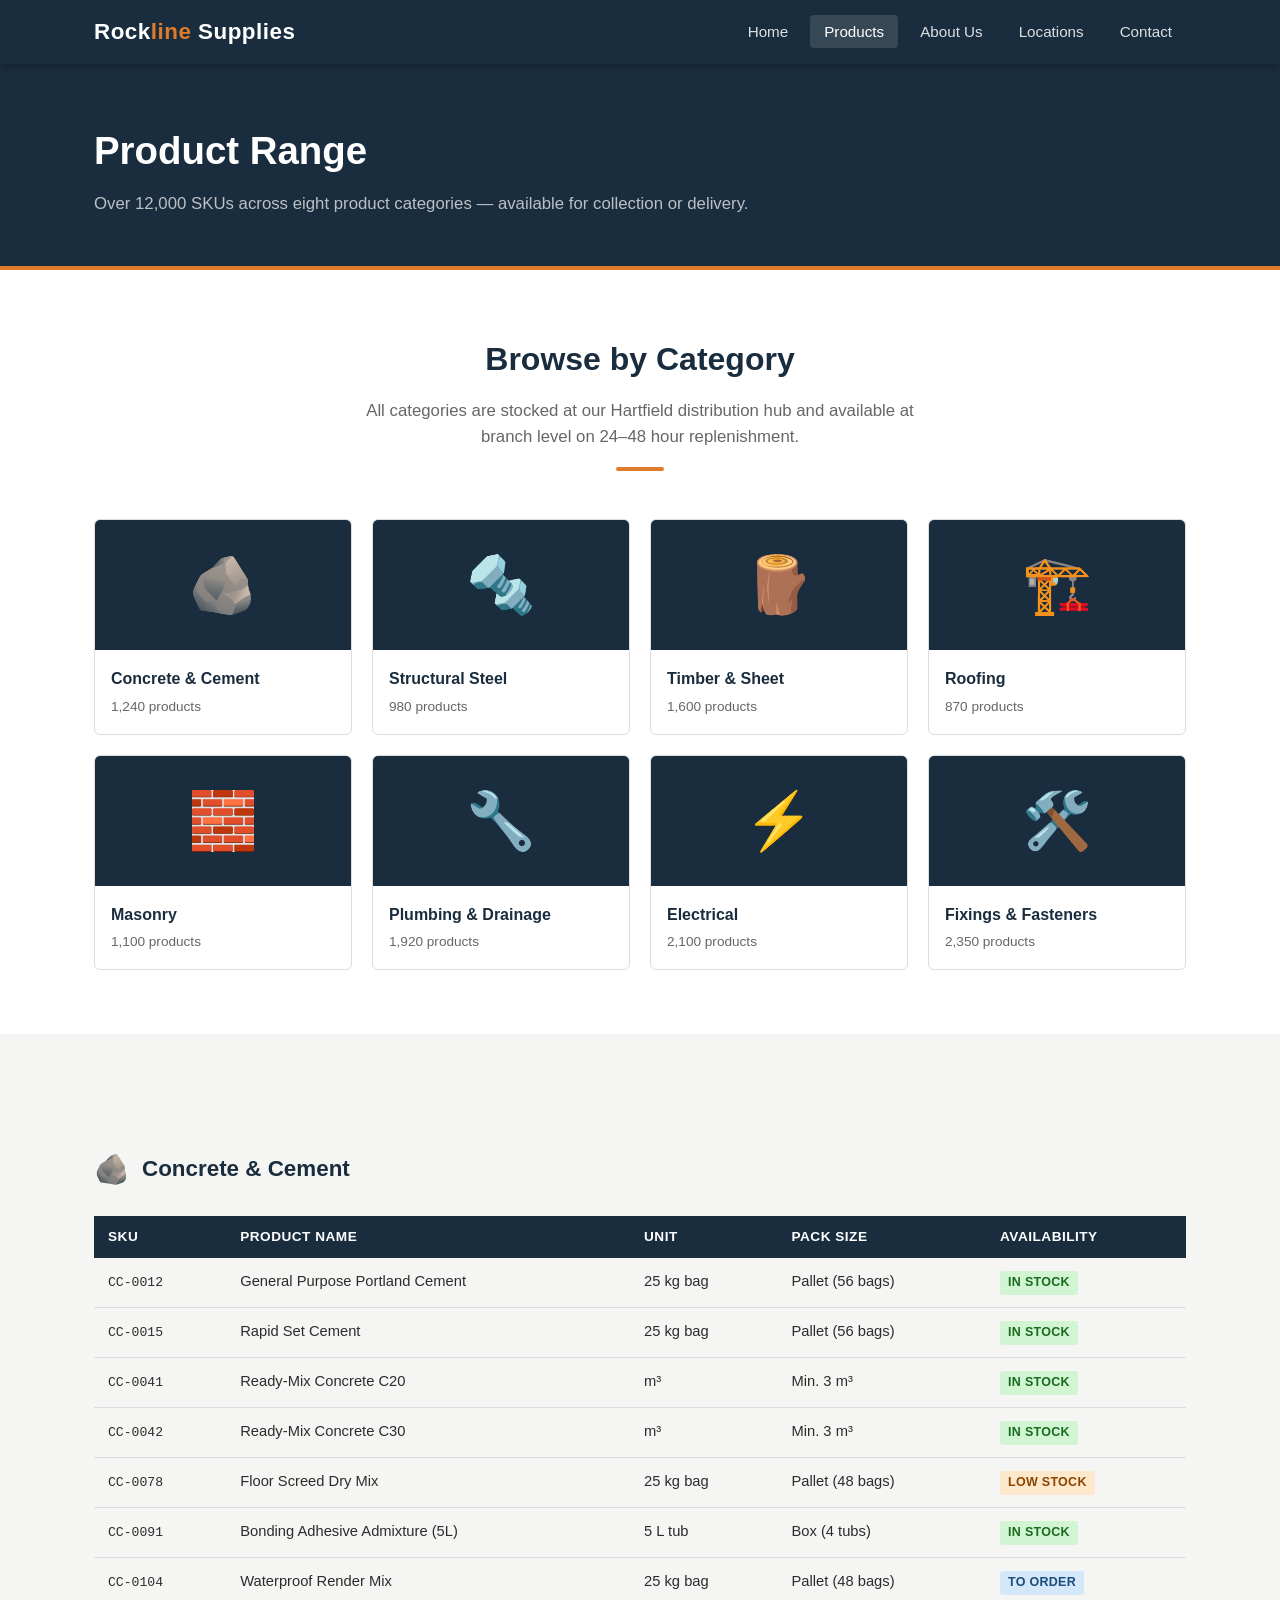
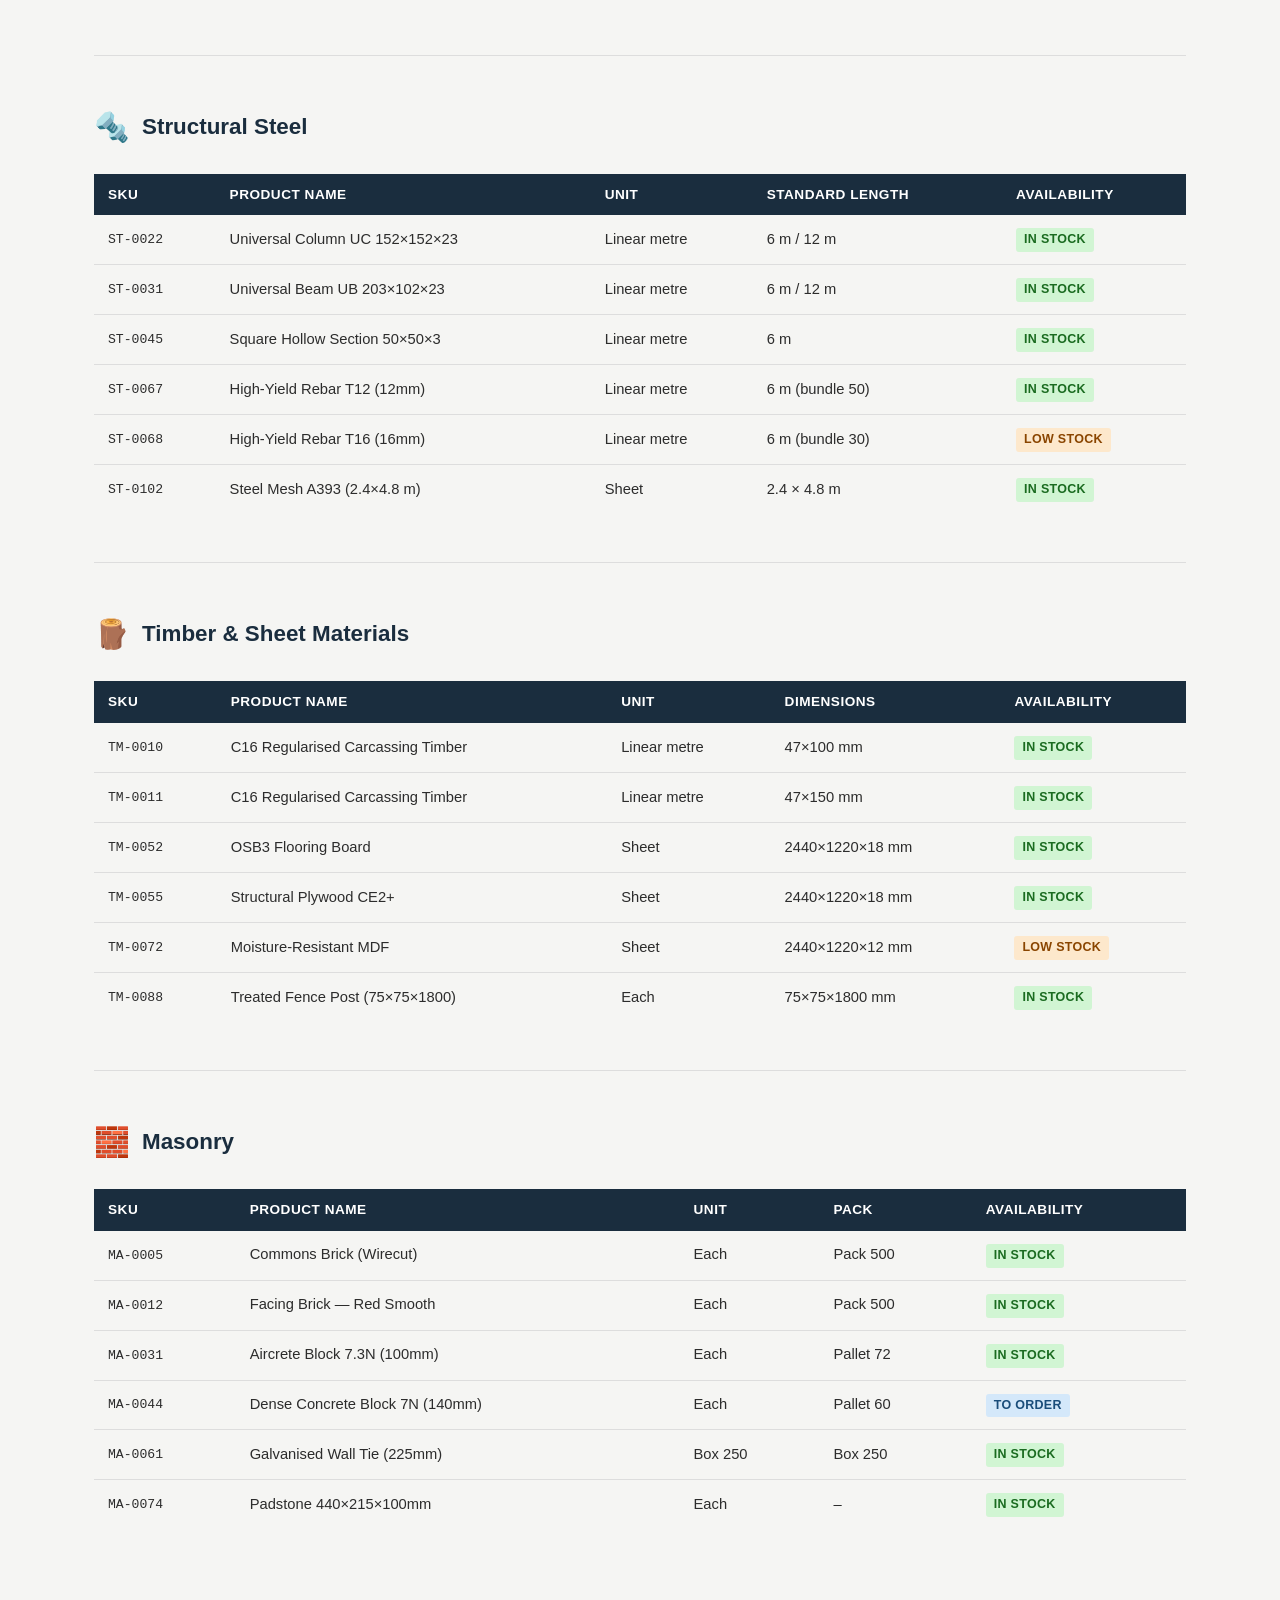
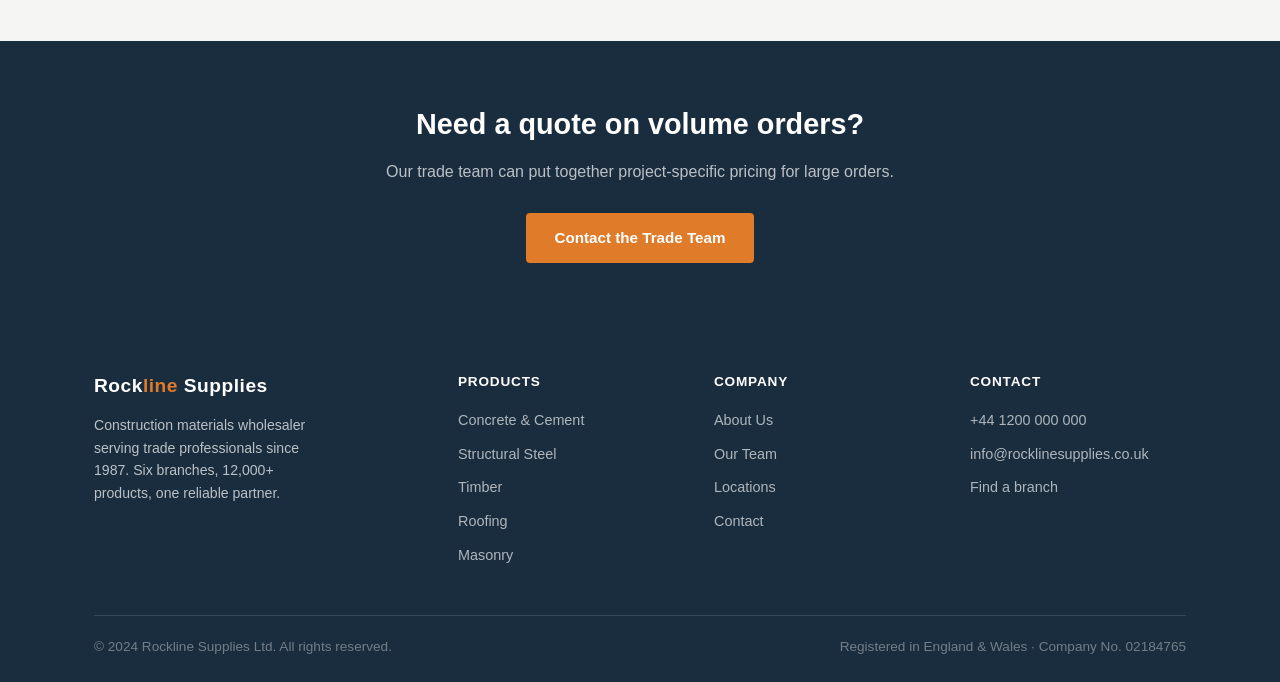
<file: website/products.html>
<!DOCTYPE html>
<html lang="en">
<head>
    <meta charset="UTF-8">
    <meta name="viewport" content="width=device-width, initial-scale=1.0">
    <title>Products — Rockline Supplies</title>
    <link rel="stylesheet" href="css/style.css">
</head>
<body>

<!-- Navigation -->
<nav>
    <div class="container">
        <a href="index.html" class="nav-logo">Rock<span>line</span> Supplies</a>
        <ul class="nav-links">
            <li><a href="index.html">Home</a></li>
            <li><a href="products.html" class="active">Products</a></li>
            <li><a href="about.html">About Us</a></li>
            <li><a href="locations.html">Locations</a></li>
            <li><a href="contact.html">Contact</a></li>
        </ul>
    </div>
</nav>

<!-- Page Hero -->
<div class="page-hero">
    <div class="container">
        <h1>Product Range</h1>
        <p>Over 12,000 SKUs across eight product categories — available for collection or delivery.</p>
    </div>
</div>

<!-- Category overview -->
<section>
    <div class="container">
        <div class="section-header">
            <h2>Browse by Category</h2>
            <p>All categories are stocked at our Hartfield distribution hub and available at branch level on 24–48 hour replenishment.</p>
            <div class="underline"></div>
        </div>
        <div class="category-grid">
            <div class="category-card">
                <div class="category-icon">🪨</div>
                <div class="category-info">
                    <h3>Concrete &amp; Cement</h3>
                    <p>1,240 products</p>
                </div>
            </div>
            <div class="category-card">
                <div class="category-icon">🔩</div>
                <div class="category-info">
                    <h3>Structural Steel</h3>
                    <p>980 products</p>
                </div>
            </div>
            <div class="category-card">
                <div class="category-icon">🪵</div>
                <div class="category-info">
                    <h3>Timber &amp; Sheet</h3>
                    <p>1,600 products</p>
                </div>
            </div>
            <div class="category-card">
                <div class="category-icon">🏗️</div>
                <div class="category-info">
                    <h3>Roofing</h3>
                    <p>870 products</p>
                </div>
            </div>
            <div class="category-card">
                <div class="category-icon">🧱</div>
                <div class="category-info">
                    <h3>Masonry</h3>
                    <p>1,100 products</p>
                </div>
            </div>
            <div class="category-card">
                <div class="category-icon">🔧</div>
                <div class="category-info">
                    <h3>Plumbing &amp; Drainage</h3>
                    <p>1,920 products</p>
                </div>
            </div>
            <div class="category-card">
                <div class="category-icon">⚡</div>
                <div class="category-info">
                    <h3>Electrical</h3>
                    <p>2,100 products</p>
                </div>
            </div>
            <div class="category-card">
                <div class="category-icon">🛠️</div>
                <div class="category-info">
                    <h3>Fixings &amp; Fasteners</h3>
                    <p>2,350 products</p>
                </div>
            </div>
        </div>
    </div>
</section>

<!-- Product listings -->
<section class="alt-bg">
    <div class="container">

        <!-- Concrete & Cement -->
        <div class="product-section">
            <div class="product-section-header">
                <span class="icon">🪨</span>
                <h2>Concrete &amp; Cement</h2>
            </div>
            <table class="product-table">
                <thead>
                    <tr>
                        <th>SKU</th>
                        <th>Product Name</th>
                        <th>Unit</th>
                        <th>Pack Size</th>
                        <th>Availability</th>
                    </tr>
                </thead>
                <tbody>
                    <tr>
                        <td class="product-sku">CC-0012</td>
                        <td>General Purpose Portland Cement</td>
                        <td>25 kg bag</td>
                        <td>Pallet (56 bags)</td>
                        <td><span class="badge badge-green">In Stock</span></td>
                    </tr>
                    <tr>
                        <td class="product-sku">CC-0015</td>
                        <td>Rapid Set Cement</td>
                        <td>25 kg bag</td>
                        <td>Pallet (56 bags)</td>
                        <td><span class="badge badge-green">In Stock</span></td>
                    </tr>
                    <tr>
                        <td class="product-sku">CC-0041</td>
                        <td>Ready-Mix Concrete C20</td>
                        <td>m³</td>
                        <td>Min. 3 m³</td>
                        <td><span class="badge badge-green">In Stock</span></td>
                    </tr>
                    <tr>
                        <td class="product-sku">CC-0042</td>
                        <td>Ready-Mix Concrete C30</td>
                        <td>m³</td>
                        <td>Min. 3 m³</td>
                        <td><span class="badge badge-green">In Stock</span></td>
                    </tr>
                    <tr>
                        <td class="product-sku">CC-0078</td>
                        <td>Floor Screed Dry Mix</td>
                        <td>25 kg bag</td>
                        <td>Pallet (48 bags)</td>
                        <td><span class="badge badge-orange">Low Stock</span></td>
                    </tr>
                    <tr>
                        <td class="product-sku">CC-0091</td>
                        <td>Bonding Adhesive Admixture (5L)</td>
                        <td>5 L tub</td>
                        <td>Box (4 tubs)</td>
                        <td><span class="badge badge-green">In Stock</span></td>
                    </tr>
                    <tr>
                        <td class="product-sku">CC-0104</td>
                        <td>Waterproof Render Mix</td>
                        <td>25 kg bag</td>
                        <td>Pallet (48 bags)</td>
                        <td><span class="badge badge-blue">To Order</span></td>
                    </tr>
                </tbody>
            </table>
        </div>

        <!-- Structural Steel -->
        <div class="product-section">
            <div class="product-section-header">
                <span class="icon">🔩</span>
                <h2>Structural Steel</h2>
            </div>
            <table class="product-table">
                <thead>
                    <tr>
                        <th>SKU</th>
                        <th>Product Name</th>
                        <th>Unit</th>
                        <th>Standard Length</th>
                        <th>Availability</th>
                    </tr>
                </thead>
                <tbody>
                    <tr>
                        <td class="product-sku">ST-0022</td>
                        <td>Universal Column UC 152×152×23</td>
                        <td>Linear metre</td>
                        <td>6 m / 12 m</td>
                        <td><span class="badge badge-green">In Stock</span></td>
                    </tr>
                    <tr>
                        <td class="product-sku">ST-0031</td>
                        <td>Universal Beam UB 203×102×23</td>
                        <td>Linear metre</td>
                        <td>6 m / 12 m</td>
                        <td><span class="badge badge-green">In Stock</span></td>
                    </tr>
                    <tr>
                        <td class="product-sku">ST-0045</td>
                        <td>Square Hollow Section 50×50×3</td>
                        <td>Linear metre</td>
                        <td>6 m</td>
                        <td><span class="badge badge-green">In Stock</span></td>
                    </tr>
                    <tr>
                        <td class="product-sku">ST-0067</td>
                        <td>High-Yield Rebar T12 (12mm)</td>
                        <td>Linear metre</td>
                        <td>6 m (bundle 50)</td>
                        <td><span class="badge badge-green">In Stock</span></td>
                    </tr>
                    <tr>
                        <td class="product-sku">ST-0068</td>
                        <td>High-Yield Rebar T16 (16mm)</td>
                        <td>Linear metre</td>
                        <td>6 m (bundle 30)</td>
                        <td><span class="badge badge-orange">Low Stock</span></td>
                    </tr>
                    <tr>
                        <td class="product-sku">ST-0102</td>
                        <td>Steel Mesh A393 (2.4×4.8 m)</td>
                        <td>Sheet</td>
                        <td>2.4 × 4.8 m</td>
                        <td><span class="badge badge-green">In Stock</span></td>
                    </tr>
                </tbody>
            </table>
        </div>

        <!-- Timber & Sheet -->
        <div class="product-section">
            <div class="product-section-header">
                <span class="icon">🪵</span>
                <h2>Timber &amp; Sheet Materials</h2>
            </div>
            <table class="product-table">
                <thead>
                    <tr>
                        <th>SKU</th>
                        <th>Product Name</th>
                        <th>Unit</th>
                        <th>Dimensions</th>
                        <th>Availability</th>
                    </tr>
                </thead>
                <tbody>
                    <tr>
                        <td class="product-sku">TM-0010</td>
                        <td>C16 Regularised Carcassing Timber</td>
                        <td>Linear metre</td>
                        <td>47×100 mm</td>
                        <td><span class="badge badge-green">In Stock</span></td>
                    </tr>
                    <tr>
                        <td class="product-sku">TM-0011</td>
                        <td>C16 Regularised Carcassing Timber</td>
                        <td>Linear metre</td>
                        <td>47×150 mm</td>
                        <td><span class="badge badge-green">In Stock</span></td>
                    </tr>
                    <tr>
                        <td class="product-sku">TM-0052</td>
                        <td>OSB3 Flooring Board</td>
                        <td>Sheet</td>
                        <td>2440×1220×18 mm</td>
                        <td><span class="badge badge-green">In Stock</span></td>
                    </tr>
                    <tr>
                        <td class="product-sku">TM-0055</td>
                        <td>Structural Plywood CE2+</td>
                        <td>Sheet</td>
                        <td>2440×1220×18 mm</td>
                        <td><span class="badge badge-green">In Stock</span></td>
                    </tr>
                    <tr>
                        <td class="product-sku">TM-0072</td>
                        <td>Moisture-Resistant MDF</td>
                        <td>Sheet</td>
                        <td>2440×1220×12 mm</td>
                        <td><span class="badge badge-orange">Low Stock</span></td>
                    </tr>
                    <tr>
                        <td class="product-sku">TM-0088</td>
                        <td>Treated Fence Post (75×75×1800)</td>
                        <td>Each</td>
                        <td>75×75×1800 mm</td>
                        <td><span class="badge badge-green">In Stock</span></td>
                    </tr>
                </tbody>
            </table>
        </div>

        <!-- Masonry -->
        <div class="product-section">
            <div class="product-section-header">
                <span class="icon">🧱</span>
                <h2>Masonry</h2>
            </div>
            <table class="product-table">
                <thead>
                    <tr>
                        <th>SKU</th>
                        <th>Product Name</th>
                        <th>Unit</th>
                        <th>Pack</th>
                        <th>Availability</th>
                    </tr>
                </thead>
                <tbody>
                    <tr>
                        <td class="product-sku">MA-0005</td>
                        <td>Commons Brick (Wirecut)</td>
                        <td>Each</td>
                        <td>Pack 500</td>
                        <td><span class="badge badge-green">In Stock</span></td>
                    </tr>
                    <tr>
                        <td class="product-sku">MA-0012</td>
                        <td>Facing Brick — Red Smooth</td>
                        <td>Each</td>
                        <td>Pack 500</td>
                        <td><span class="badge badge-green">In Stock</span></td>
                    </tr>
                    <tr>
                        <td class="product-sku">MA-0031</td>
                        <td>Aircrete Block 7.3N (100mm)</td>
                        <td>Each</td>
                        <td>Pallet 72</td>
                        <td><span class="badge badge-green">In Stock</span></td>
                    </tr>
                    <tr>
                        <td class="product-sku">MA-0044</td>
                        <td>Dense Concrete Block 7N (140mm)</td>
                        <td>Each</td>
                        <td>Pallet 60</td>
                        <td><span class="badge badge-blue">To Order</span></td>
                    </tr>
                    <tr>
                        <td class="product-sku">MA-0061</td>
                        <td>Galvanised Wall Tie (225mm)</td>
                        <td>Box 250</td>
                        <td>Box 250</td>
                        <td><span class="badge badge-green">In Stock</span></td>
                    </tr>
                    <tr>
                        <td class="product-sku">MA-0074</td>
                        <td>Padstone 440×215×100mm</td>
                        <td>Each</td>
                        <td>–</td>
                        <td><span class="badge badge-green">In Stock</span></td>
                    </tr>
                </tbody>
            </table>
        </div>

    </div>
</section>

<!-- Trade account CTA -->
<section style="background: var(--color-primary); color: white; text-align: center; padding: 60px 0;">
    <div class="container">
        <h2 style="font-size: 1.8rem; margin-bottom: 12px; color: white;">Need a quote on volume orders?</h2>
        <p style="color: rgba(255,255,255,0.7); margin-bottom: 28px;">Our trade team can put together project-specific pricing for large orders.</p>
        <a href="contact.html" class="btn btn-primary">Contact the Trade Team</a>
    </div>
</section>

<!-- Footer -->
<footer>
    <div class="container">
        <div class="footer-grid">
            <div class="footer-brand">
                <a href="index.html" class="nav-logo">Rock<span>line</span> Supplies</a>
                <p>Construction materials wholesaler serving trade professionals since 1987. Six branches, 12,000+ products, one reliable partner.</p>
            </div>
            <div class="footer-col">
                <h4>Products</h4>
                <ul>
                    <li><a href="products.html">Concrete &amp; Cement</a></li>
                    <li><a href="products.html">Structural Steel</a></li>
                    <li><a href="products.html">Timber</a></li>
                    <li><a href="products.html">Roofing</a></li>
                    <li><a href="products.html">Masonry</a></li>
                </ul>
            </div>
            <div class="footer-col">
                <h4>Company</h4>
                <ul>
                    <li><a href="about.html">About Us</a></li>
                    <li><a href="about.html#team">Our Team</a></li>
                    <li><a href="locations.html">Locations</a></li>
                    <li><a href="contact.html">Contact</a></li>
                </ul>
            </div>
            <div class="footer-col">
                <h4>Contact</h4>
                <ul>
                    <li><a href="tel:+441200000000">+44 1200 000 000</a></li>
                    <li><a href="mailto:info@rocklinesupplies.co.uk">info@rocklinesupplies.co.uk</a></li>
                    <li><a href="locations.html">Find a branch</a></li>
                </ul>
            </div>
        </div>
        <div class="footer-bottom">
            <p>&copy; 2024 Rockline Supplies Ltd. All rights reserved.</p>
            <p>Registered in England &amp; Wales · Company No. 02184765</p>
        </div>
    </div>
</footer>

</body>
</html>
</file>
<file: website/css/style.css>
/* ===========================
   Rockline Supplies — Main CSS
   =========================== */

:root {
    --color-primary: #1a2d3e;
    --color-accent: #e07b2a;
    --color-accent-dark: #c06a1e;
    --color-light-bg: #f5f5f3;
    --color-border: #ddd;
    --color-text: #2c2c2c;
    --color-text-muted: #666;
    --color-white: #ffffff;
    --font-main: 'Segoe UI', Arial, sans-serif;
    --max-width: 1140px;
    --nav-height: 64px;
}

* {
    box-sizing: border-box;
    margin: 0;
    padding: 0;
}

body {
    font-family: var(--font-main);
    color: var(--color-text);
    background: var(--color-white);
    line-height: 1.6;
}

a {
    color: var(--color-accent);
    text-decoration: none;
}

a:hover {
    text-decoration: underline;
}

img {
    max-width: 100%;
}

/* ===========================
   Layout
   =========================== */

.container {
    max-width: var(--max-width);
    margin: 0 auto;
    padding: 0 24px;
}

section {
    padding: 64px 0;
}

section.alt-bg {
    background: var(--color-light-bg);
}

/* ===========================
   Navigation
   =========================== */

nav {
    background: var(--color-primary);
    height: var(--nav-height);
    position: sticky;
    top: 0;
    z-index: 100;
    box-shadow: 0 2px 8px rgba(0,0,0,0.3);
}

nav .container {
    display: flex;
    align-items: center;
    justify-content: space-between;
    height: 100%;
}

.nav-logo {
    font-size: 1.4rem;
    font-weight: 700;
    color: var(--color-white);
    letter-spacing: 0.5px;
}

.nav-logo span {
    color: var(--color-accent);
}

.nav-links {
    display: flex;
    list-style: none;
    gap: 8px;
}

.nav-links a {
    color: rgba(255,255,255,0.85);
    font-size: 0.95rem;
    padding: 8px 14px;
    border-radius: 4px;
    transition: background 0.2s, color 0.2s;
}

.nav-links a:hover,
.nav-links a.active {
    background: rgba(255,255,255,0.12);
    color: var(--color-white);
    text-decoration: none;
}

/* ===========================
   Hero
   =========================== */

.hero {
    background: linear-gradient(135deg, var(--color-primary) 0%, #2e4a62 100%);
    color: var(--color-white);
    padding: 100px 0 80px;
    position: relative;
    overflow: hidden;
}

.hero::after {
    content: '';
    position: absolute;
    bottom: 0;
    left: 0;
    right: 0;
    height: 5px;
    background: var(--color-accent);
}

.hero-content {
    max-width: 620px;
}

.hero-tag {
    display: inline-block;
    background: var(--color-accent);
    color: var(--color-white);
    font-size: 0.78rem;
    font-weight: 600;
    letter-spacing: 1.5px;
    text-transform: uppercase;
    padding: 4px 12px;
    border-radius: 3px;
    margin-bottom: 20px;
}

.hero h1 {
    font-size: 3rem;
    font-weight: 700;
    line-height: 1.15;
    margin-bottom: 20px;
    letter-spacing: -0.5px;
}

.hero p {
    font-size: 1.15rem;
    color: rgba(255,255,255,0.8);
    margin-bottom: 36px;
    max-width: 520px;
}

.btn {
    display: inline-block;
    padding: 13px 28px;
    border-radius: 4px;
    font-size: 0.95rem;
    font-weight: 600;
    transition: background 0.2s, transform 0.1s;
    cursor: pointer;
    border: none;
}

.btn-primary {
    background: var(--color-accent);
    color: var(--color-white);
}

.btn-primary:hover {
    background: var(--color-accent-dark);
    text-decoration: none;
    transform: translateY(-1px);
}

.btn-outline {
    background: transparent;
    color: var(--color-white);
    border: 2px solid rgba(255,255,255,0.5);
    margin-left: 12px;
}

.btn-outline:hover {
    border-color: var(--color-white);
    text-decoration: none;
    transform: translateY(-1px);
}

/* ===========================
   Section headings
   =========================== */

.section-header {
    text-align: center;
    margin-bottom: 48px;
}

.section-header h2 {
    font-size: 2rem;
    font-weight: 700;
    color: var(--color-primary);
    margin-bottom: 12px;
}

.section-header p {
    color: var(--color-text-muted);
    font-size: 1.05rem;
    max-width: 560px;
    margin: 0 auto;
}

.section-header .underline {
    width: 48px;
    height: 4px;
    background: var(--color-accent);
    margin: 16px auto 0;
    border-radius: 2px;
}

/* ===========================
   Cards / Grid
   =========================== */

.card-grid {
    display: grid;
    grid-template-columns: repeat(auto-fill, minmax(260px, 1fr));
    gap: 28px;
}

.card {
    background: var(--color-white);
    border: 1px solid var(--color-border);
    border-radius: 6px;
    overflow: hidden;
    transition: box-shadow 0.2s, transform 0.2s;
}

.card:hover {
    box-shadow: 0 6px 20px rgba(0,0,0,0.1);
    transform: translateY(-3px);
}

.card-img {
    width: 100%;
    height: 180px;
    background: #d0d8e0;
    display: flex;
    align-items: center;
    justify-content: center;
    font-size: 3rem;
}

.card-body {
    padding: 20px;
}

.card-body h3 {
    font-size: 1.1rem;
    font-weight: 600;
    color: var(--color-primary);
    margin-bottom: 8px;
}

.card-body p {
    color: var(--color-text-muted);
    font-size: 0.92rem;
    line-height: 1.5;
}

/* ===========================
   Stats bar
   =========================== */

.stats-bar {
    background: var(--color-accent);
    color: var(--color-white);
    padding: 32px 0;
}

.stats-bar .container {
    display: flex;
    justify-content: space-around;
    flex-wrap: wrap;
    gap: 24px;
    text-align: center;
}

.stat-item h3 {
    font-size: 2.4rem;
    font-weight: 700;
}

.stat-item p {
    font-size: 0.9rem;
    opacity: 0.85;
    text-transform: uppercase;
    letter-spacing: 0.5px;
}

/* ===========================
   Two-column feature
   =========================== */

.two-col {
    display: grid;
    grid-template-columns: 1fr 1fr;
    gap: 60px;
    align-items: center;
}

.two-col.reverse {
    direction: rtl;
}

.two-col.reverse > * {
    direction: ltr;
}

.feature-text h2 {
    font-size: 1.9rem;
    font-weight: 700;
    color: var(--color-primary);
    margin-bottom: 16px;
    line-height: 1.25;
}

.feature-text p {
    color: var(--color-text-muted);
    margin-bottom: 20px;
    line-height: 1.7;
}

.feature-text ul {
    list-style: none;
    margin-bottom: 28px;
}

.feature-text ul li {
    padding: 6px 0 6px 24px;
    position: relative;
    color: var(--color-text-muted);
}

.feature-text ul li::before {
    content: '✓';
    position: absolute;
    left: 0;
    color: var(--color-accent);
    font-weight: 700;
}

.feature-img {
    background: var(--color-light-bg);
    border-radius: 8px;
    height: 320px;
    display: flex;
    align-items: center;
    justify-content: center;
    font-size: 5rem;
    border: 1px solid var(--color-border);
}

/* ===========================
   Product categories
   =========================== */

.category-grid {
    display: grid;
    grid-template-columns: repeat(auto-fill, minmax(220px, 1fr));
    gap: 20px;
}

.category-card {
    border: 1px solid var(--color-border);
    border-radius: 6px;
    overflow: hidden;
    background: var(--color-white);
    transition: box-shadow 0.2s;
}

.category-card:hover {
    box-shadow: 0 4px 16px rgba(0,0,0,0.1);
}

.category-icon {
    height: 130px;
    background: var(--color-primary);
    display: flex;
    align-items: center;
    justify-content: center;
    font-size: 3.5rem;
}

.category-info {
    padding: 16px;
}

.category-info h3 {
    font-size: 1rem;
    font-weight: 600;
    color: var(--color-primary);
    margin-bottom: 4px;
}

.category-info p {
    font-size: 0.85rem;
    color: var(--color-text-muted);
}

/* ===========================
   Product list
   =========================== */

.product-section {
    padding: 48px 0;
    border-bottom: 1px solid var(--color-border);
}

.product-section:last-child {
    border-bottom: none;
}

.product-section-header {
    display: flex;
    align-items: center;
    gap: 12px;
    margin-bottom: 24px;
}

.product-section-header .icon {
    font-size: 1.8rem;
}

.product-section-header h2 {
    font-size: 1.4rem;
    font-weight: 700;
    color: var(--color-primary);
}

.product-table {
    width: 100%;
    border-collapse: collapse;
    font-size: 0.92rem;
}

.product-table th {
    text-align: left;
    padding: 10px 14px;
    background: var(--color-primary);
    color: var(--color-white);
    font-weight: 600;
    font-size: 0.85rem;
    text-transform: uppercase;
    letter-spacing: 0.5px;
}

.product-table td {
    padding: 12px 14px;
    border-bottom: 1px solid var(--color-border);
    color: var(--color-text);
}

.product-table tr:last-child td {
    border-bottom: none;
}

.product-table tr:hover td {
    background: var(--color-light-bg);
}

.product-sku {
    font-family: monospace;
    color: var(--color-text-muted);
    font-size: 0.82rem;
}

.badge {
    display: inline-block;
    padding: 2px 8px;
    border-radius: 3px;
    font-size: 0.78rem;
    font-weight: 600;
    text-transform: uppercase;
    letter-spacing: 0.3px;
}

.badge-green { background: #d1f5d3; color: #1a6b20; }
.badge-orange { background: #fde8cc; color: #8a4500; }
.badge-blue { background: #d4e8fa; color: #1a4d7a; }

/* ===========================
   Locations
   =========================== */

.location-grid {
    display: grid;
    grid-template-columns: repeat(auto-fill, minmax(300px, 1fr));
    gap: 28px;
}

.location-card {
    border: 1px solid var(--color-border);
    border-radius: 6px;
    overflow: hidden;
    background: var(--color-white);
}

.location-card-header {
    background: var(--color-primary);
    color: var(--color-white);
    padding: 20px;
    display: flex;
    align-items: center;
    gap: 14px;
}

.location-card-header .loc-icon {
    font-size: 1.8rem;
}

.location-card-header h3 {
    font-size: 1.1rem;
    font-weight: 700;
}

.location-card-header .badge-hq {
    display: inline-block;
    background: var(--color-accent);
    color: var(--color-white);
    font-size: 0.72rem;
    font-weight: 700;
    padding: 2px 7px;
    border-radius: 3px;
    text-transform: uppercase;
    letter-spacing: 0.5px;
    margin-left: 8px;
}

.location-card-body {
    padding: 20px;
}

.location-detail {
    display: flex;
    gap: 10px;
    margin-bottom: 12px;
    font-size: 0.92rem;
    color: var(--color-text-muted);
}

.location-detail .detail-icon {
    flex-shrink: 0;
    width: 20px;
    text-align: center;
}

/* ===========================
   Team
   =========================== */

.team-grid {
    display: grid;
    grid-template-columns: repeat(auto-fill, minmax(200px, 1fr));
    gap: 24px;
}

.team-card {
    text-align: center;
    padding: 28px 16px;
    border: 1px solid var(--color-border);
    border-radius: 6px;
    background: var(--color-white);
}

.team-avatar {
    width: 72px;
    height: 72px;
    border-radius: 50%;
    background: var(--color-primary);
    display: flex;
    align-items: center;
    justify-content: center;
    font-size: 1.8rem;
    margin: 0 auto 14px;
    color: var(--color-white);
}

.team-card h3 {
    font-size: 1rem;
    font-weight: 600;
    color: var(--color-primary);
    margin-bottom: 4px;
}

.team-card p {
    font-size: 0.85rem;
    color: var(--color-text-muted);
}

/* ===========================
   Timeline
   =========================== */

.timeline {
    max-width: 700px;
    margin: 0 auto;
    position: relative;
    padding-left: 32px;
}

.timeline::before {
    content: '';
    position: absolute;
    left: 10px;
    top: 0;
    bottom: 0;
    width: 2px;
    background: var(--color-border);
}

.timeline-item {
    position: relative;
    margin-bottom: 36px;
}

.timeline-item::before {
    content: '';
    position: absolute;
    left: -26px;
    top: 6px;
    width: 12px;
    height: 12px;
    border-radius: 50%;
    background: var(--color-accent);
    border: 2px solid var(--color-white);
    box-shadow: 0 0 0 2px var(--color-accent);
}

.timeline-year {
    font-size: 0.8rem;
    font-weight: 700;
    text-transform: uppercase;
    letter-spacing: 1px;
    color: var(--color-accent);
    margin-bottom: 4px;
}

.timeline-item h3 {
    font-size: 1.05rem;
    font-weight: 600;
    color: var(--color-primary);
    margin-bottom: 6px;
}

.timeline-item p {
    font-size: 0.92rem;
    color: var(--color-text-muted);
    line-height: 1.6;
}

/* ===========================
   Contact form
   =========================== */

.contact-grid {
    display: grid;
    grid-template-columns: 1fr 1.5fr;
    gap: 60px;
    align-items: start;
}

.contact-info h3 {
    font-size: 1.2rem;
    font-weight: 600;
    color: var(--color-primary);
    margin-bottom: 20px;
}

.contact-detail {
    display: flex;
    gap: 14px;
    margin-bottom: 20px;
    font-size: 0.95rem;
}

.contact-detail .detail-icon {
    width: 36px;
    height: 36px;
    background: var(--color-accent);
    border-radius: 4px;
    display: flex;
    align-items: center;
    justify-content: center;
    flex-shrink: 0;
    font-size: 1.1rem;
}

.contact-detail-text strong {
    display: block;
    color: var(--color-primary);
    font-size: 0.85rem;
    font-weight: 600;
    text-transform: uppercase;
    letter-spacing: 0.5px;
    margin-bottom: 2px;
}

.contact-detail-text span {
    color: var(--color-text-muted);
}

.form-group {
    margin-bottom: 20px;
}

.form-group label {
    display: block;
    font-size: 0.88rem;
    font-weight: 600;
    color: var(--color-primary);
    margin-bottom: 6px;
    text-transform: uppercase;
    letter-spacing: 0.4px;
}

.form-group input,
.form-group select,
.form-group textarea {
    width: 100%;
    padding: 11px 14px;
    border: 1px solid var(--color-border);
    border-radius: 4px;
    font-size: 0.95rem;
    font-family: var(--font-main);
    color: var(--color-text);
    background: var(--color-white);
    transition: border-color 0.2s;
}

.form-group input:focus,
.form-group select:focus,
.form-group textarea:focus {
    outline: none;
    border-color: var(--color-accent);
}

.form-group textarea {
    height: 140px;
    resize: vertical;
}

.form-row {
    display: grid;
    grid-template-columns: 1fr 1fr;
    gap: 16px;
}

/* ===========================
   Footer
   =========================== */

footer {
    background: var(--color-primary);
    color: rgba(255,255,255,0.7);
    padding: 48px 0 24px;
}

.footer-grid {
    display: grid;
    grid-template-columns: 1.5fr 1fr 1fr 1fr;
    gap: 40px;
    margin-bottom: 40px;
}

.footer-brand .nav-logo {
    font-size: 1.2rem;
    display: inline-block;
    margin-bottom: 12px;
}

.footer-brand p {
    font-size: 0.88rem;
    line-height: 1.6;
    max-width: 240px;
}

.footer-col h4 {
    font-size: 0.85rem;
    font-weight: 700;
    text-transform: uppercase;
    letter-spacing: 0.8px;
    color: var(--color-white);
    margin-bottom: 14px;
}

.footer-col ul {
    list-style: none;
}

.footer-col ul li {
    margin-bottom: 8px;
}

.footer-col ul li a {
    color: rgba(255,255,255,0.65);
    font-size: 0.9rem;
    transition: color 0.2s;
}

.footer-col ul li a:hover {
    color: var(--color-white);
    text-decoration: none;
}

.footer-bottom {
    border-top: 1px solid rgba(255,255,255,0.12);
    padding-top: 20px;
    display: flex;
    justify-content: space-between;
    align-items: center;
    font-size: 0.85rem;
}

.footer-bottom p {
    opacity: 0.55;
}

/* ===========================
   Page hero (sub-pages)
   =========================== */

.page-hero {
    background: var(--color-primary);
    color: var(--color-white);
    padding: 56px 0 48px;
    border-bottom: 4px solid var(--color-accent);
}

.page-hero h1 {
    font-size: 2.4rem;
    font-weight: 700;
    margin-bottom: 10px;
}

.page-hero p {
    color: rgba(255,255,255,0.7);
    font-size: 1.05rem;
}

/* ===========================
   Responsive
   =========================== */

@media (max-width: 900px) {
    .two-col {
        grid-template-columns: 1fr;
        gap: 32px;
    }

    .two-col.reverse {
        direction: ltr;
    }

    .contact-grid {
        grid-template-columns: 1fr;
        gap: 40px;
    }

    .footer-grid {
        grid-template-columns: 1fr 1fr;
        gap: 32px;
    }

    .hero h1 {
        font-size: 2.2rem;
    }
}

@media (max-width: 600px) {
    .nav-links {
        display: none;
    }

    .hero h1 {
        font-size: 1.8rem;
    }

    .stats-bar .container {
        flex-direction: column;
        gap: 20px;
    }

    .footer-grid {
        grid-template-columns: 1fr;
    }

    .form-row {
        grid-template-columns: 1fr;
    }
}
</file>
